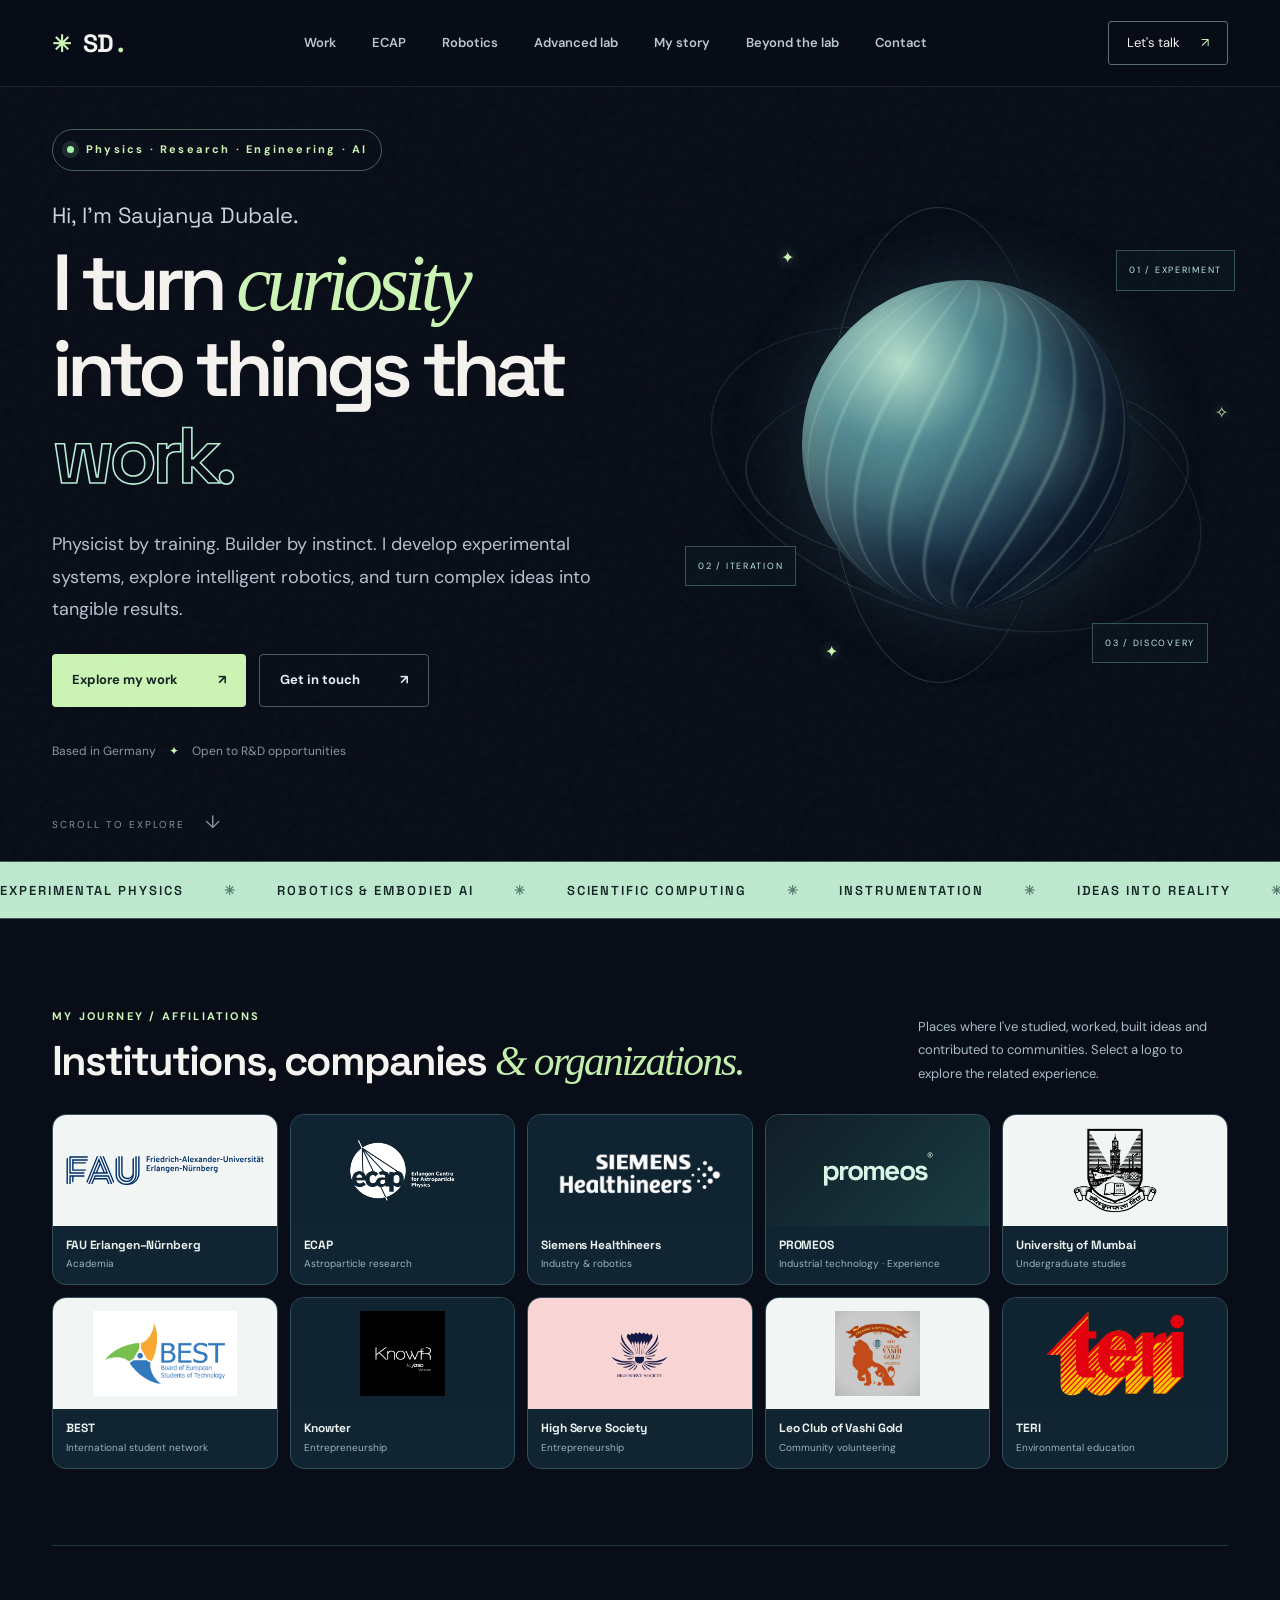
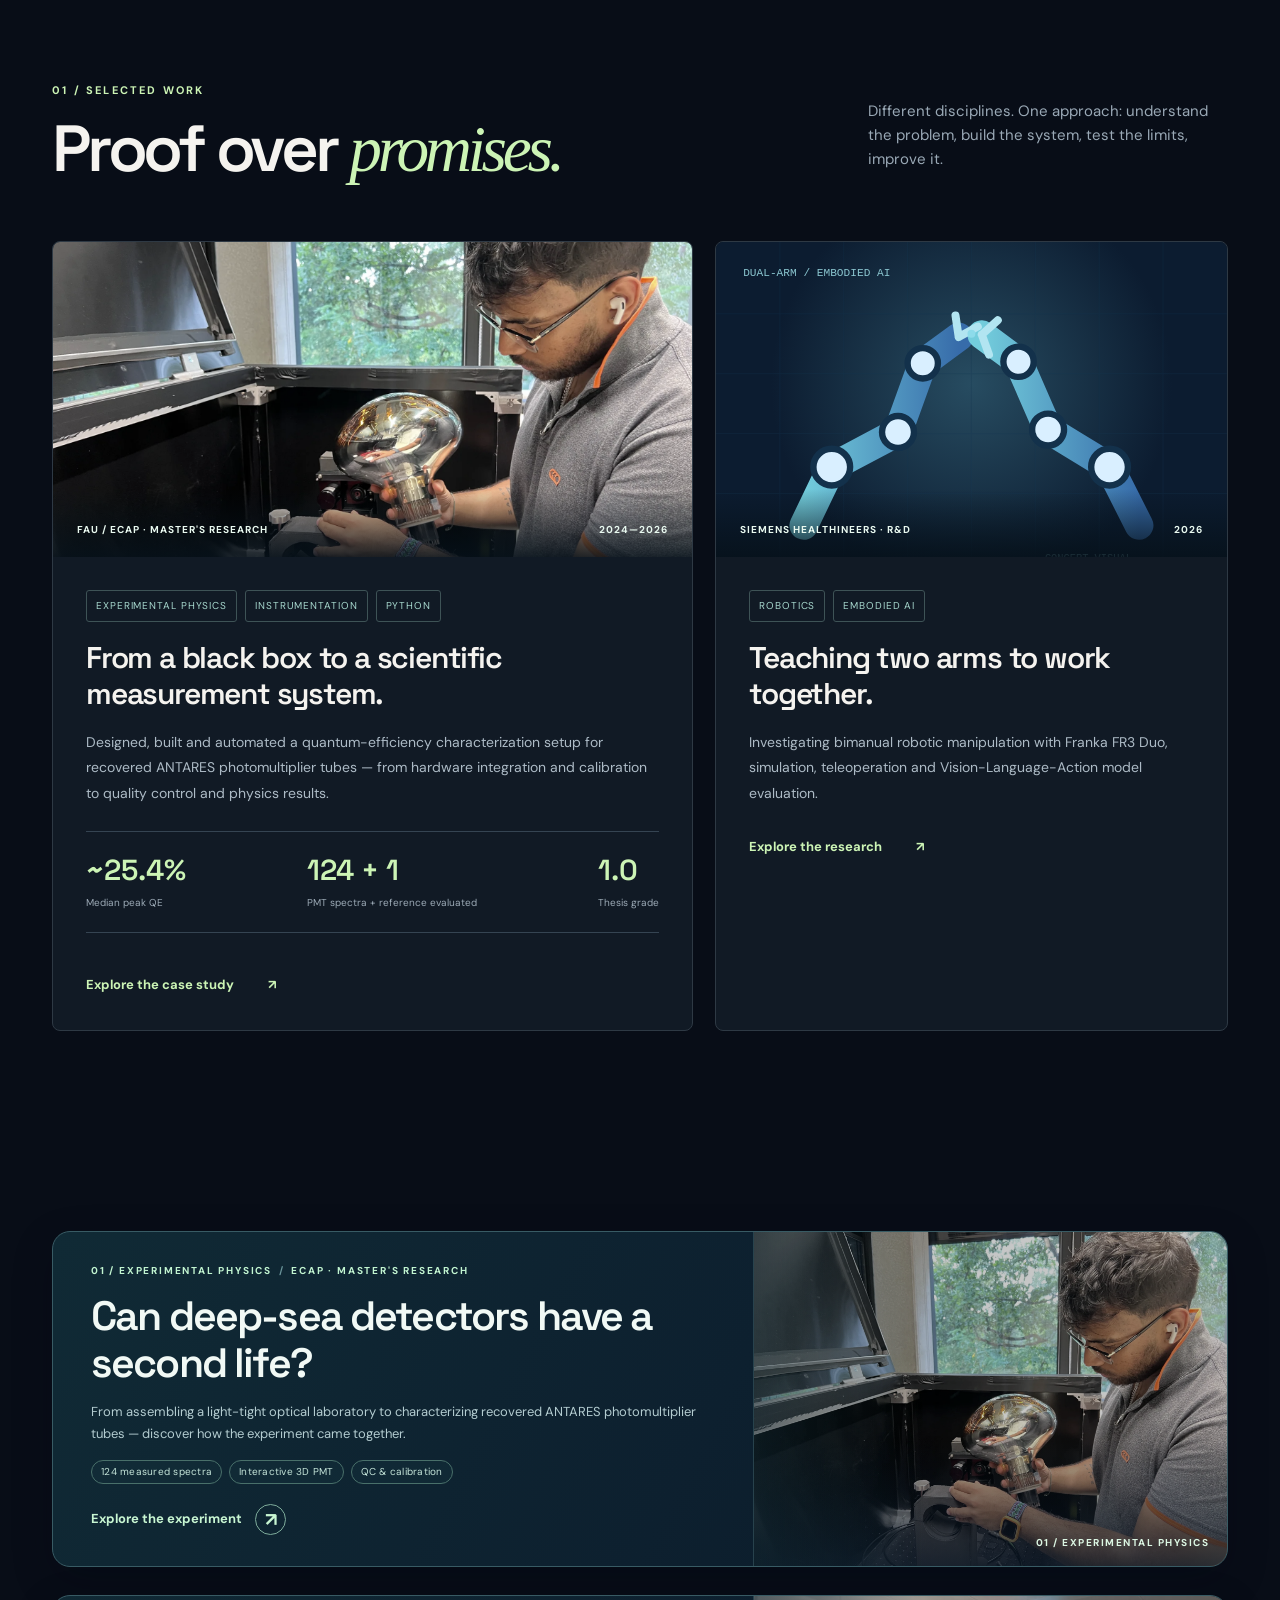
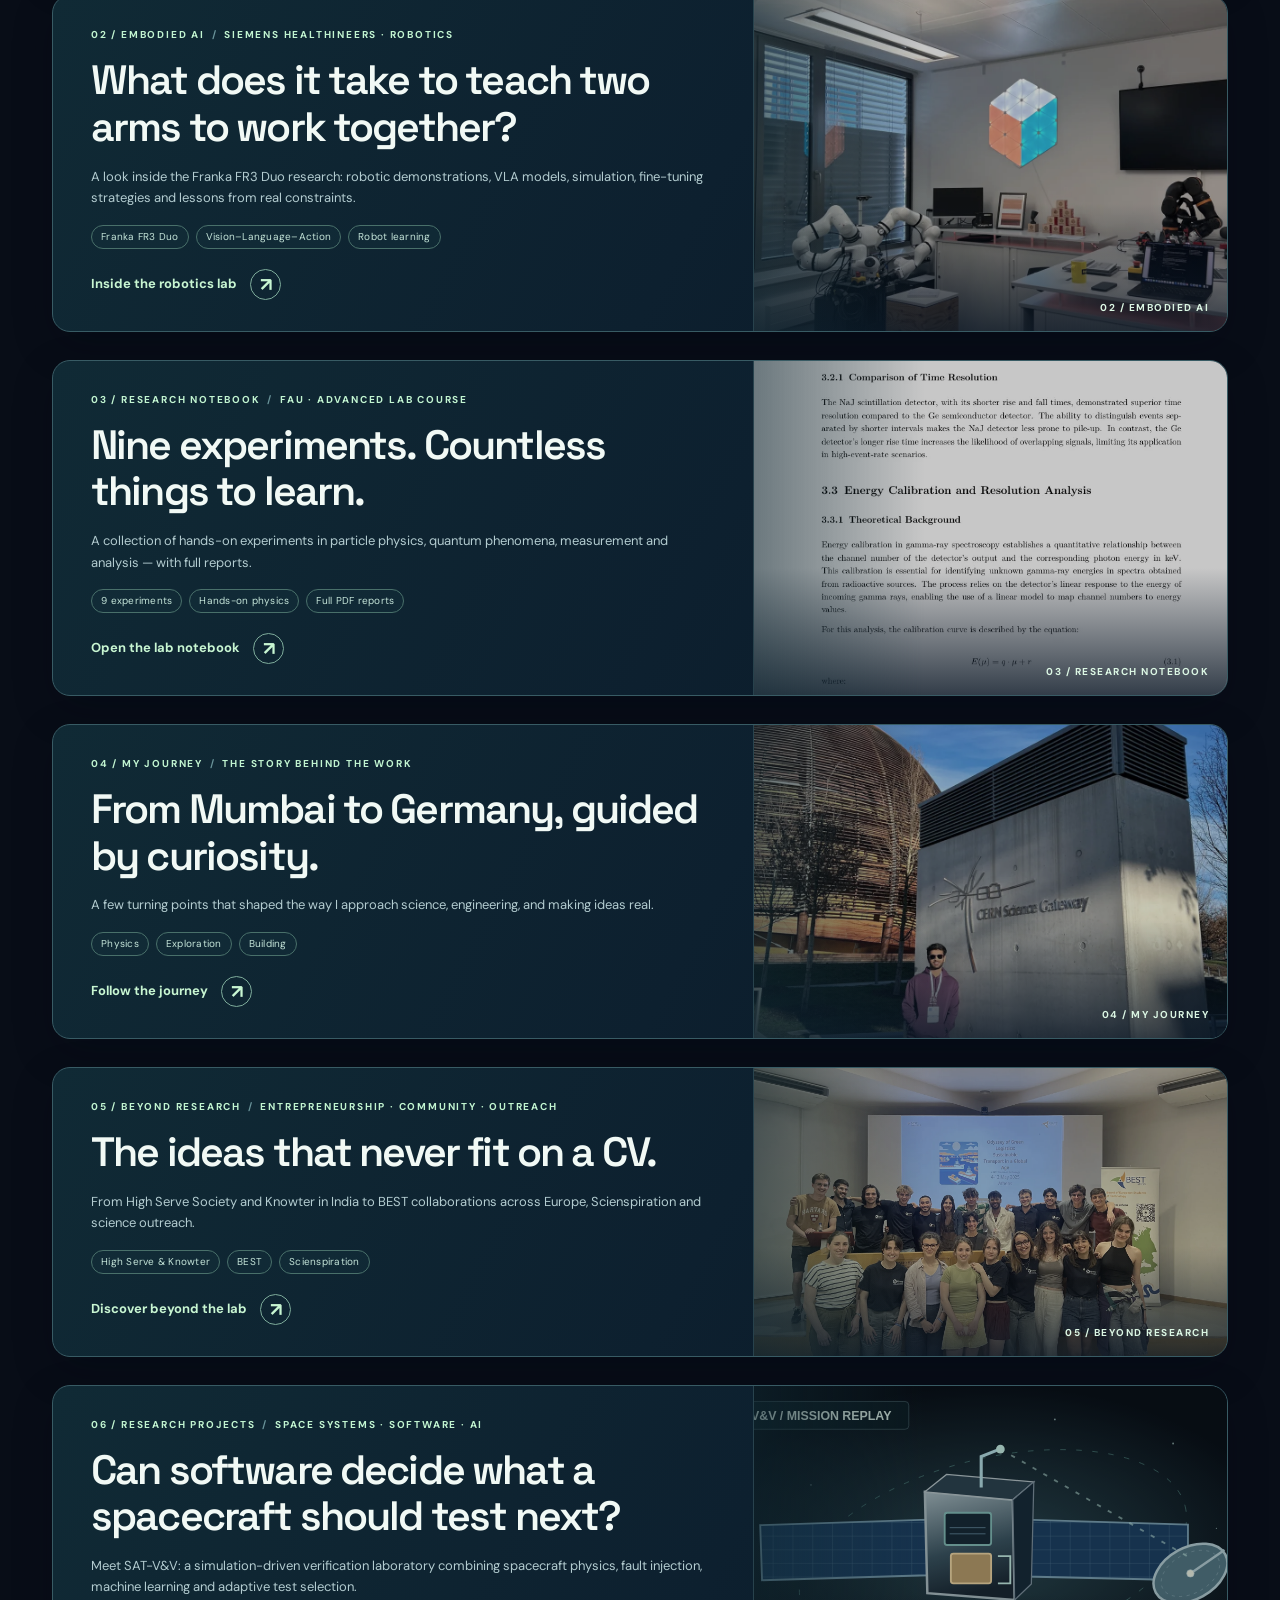
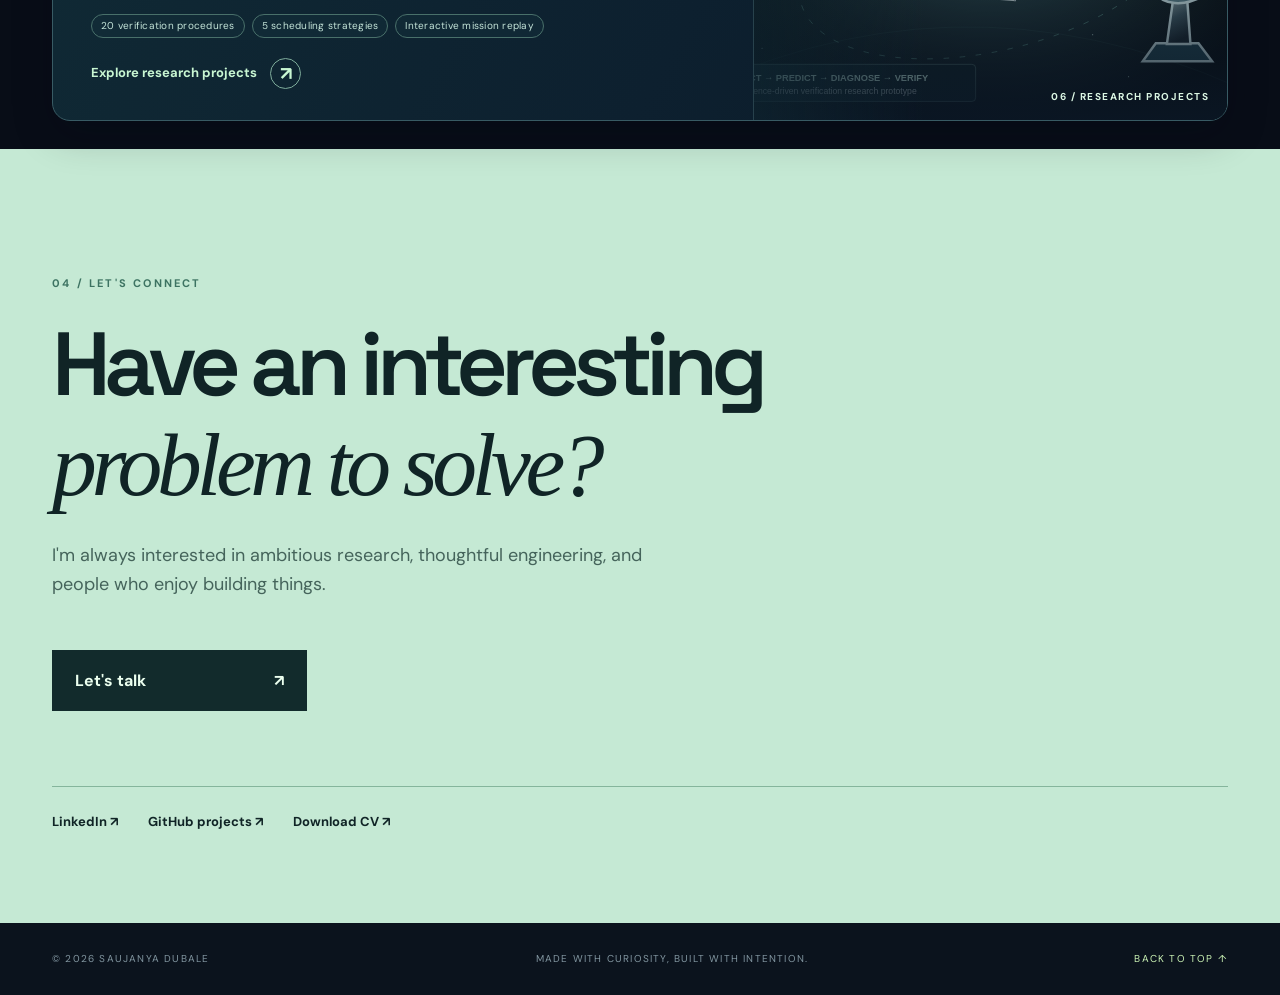
<file: index.html>
<!DOCTYPE html>
<html lang="en">
 <head>
  <meta property="og:image"
        content="https://saujanyadubale.github.io/assets/portfolio_thumbnail.png">
  <meta property="og:image:width" content="1200">
  <meta property="og:image:height" content="630">
  <meta property="og:image:alt"
        content="Saujanya Dubale — Physics, Research and Engineering">
  <meta name="twitter:card" content="summary_large_image">
  <meta charset="utf-8"/>
  <meta content="width=device-width,initial-scale=1" name="viewport"/>
  <meta content="#080d17" name="theme-color"/>
  <meta content="website" property="og:type"/>
  <meta content="Saujanya Dubale | Physicist &amp; Research Engineer" property="og:title"/>
  <meta content="Explore Saujanya Dubale's research portfolio in experimental physics, optical instrumentation, detector characterization, space technology, robotics, and embodied AI." property="og:description"/>
  <meta content="dark" name="color-scheme"/>
  <meta content="Saujanya Dubale &mdash; Physicist, research engineer and builder working across scientific instrumentation, robotics and AI." name="description"/>
  <title>
   Saujanya Dubale &mdash; Research, Engineering &amp; Exploration
  </title>
  <link href="https://fonts.googleapis.com" rel="preconnect"/>
  <link crossorigin="" href="https://fonts.gstatic.com" rel="preconnect"/>
  <link href="https://fonts.googleapis.com/css2?family=DM+Sans:wght@400;500;600;700&amp;family=Space+Grotesk:wght@400;500;600;700&amp;display=swap" rel="stylesheet"/>
  <link href="styles.css" rel="stylesheet"/>
  <link href="v6.css" rel="stylesheet"/>
  <link href="v7.css" rel="stylesheet"/>
  <link href="v10.css" rel="stylesheet"/>
  <link href="v11.css" rel="stylesheet"/>
  
<style>
/* Seam-free globe: the sphere does NOT rotate like a flat disk. */
.hero-visual .planet {
  animation: none !important;
  transform: none !important;
}

/* A transparent canvas contains the mathematical front hemisphere's texture.
   The original radial shading, circular silhouette and orbital rings stay fixed. */
.hero-visual canvas.planet-inner {
  display: block;
  position: absolute;
  inset: 0 !important;
  width: 100%;
  height: 100%;
  transform: none !important;
  background: none !important;
  animation: none !important;
  opacity: 1;
  border-radius: 50%;
  pointer-events: none;
}

/* Subtle star drift: adjust this one value to set travel distance.
   18px = very gentle, 26px = balanced, 40px = more noticeable. */
.hero-visual { --star-travel: 26px; }

.hero-visual .s1 { animation: star-one 11s ease-in-out infinite !important; }
.hero-visual .s2 { animation: star-two 13s ease-in-out infinite !important; }
.hero-visual .s3 { animation: star-three 12s ease-in-out infinite !important; }

@keyframes star-one {
  0%, 100% { transform: translate(0, 0) rotate(0deg) scale(1); opacity: .75; }
  25% { transform: translate(var(--star-travel), calc(var(--star-travel) * -0.45)) rotate(65deg) scale(1.15); opacity: 1; }
  50% { transform: translate(calc(var(--star-travel) * 1.15), calc(var(--star-travel) * 0.35)) rotate(145deg) scale(.95); opacity: .7; }
  75% { transform: translate(calc(var(--star-travel) * -0.25), calc(var(--star-travel) * 0.65)) rotate(250deg) scale(1.08); opacity: .95; }
}
@keyframes star-two {
  0%, 100% { transform: translate(0, 0) rotate(0deg) scale(1); opacity: .75; }
  25% { transform: translate(calc(var(--star-travel) * -0.85), calc(var(--star-travel) * -0.75)) rotate(-70deg) scale(1.13); opacity: 1; }
  50% { transform: translate(calc(var(--star-travel) * -1.2), calc(var(--star-travel) * 0.15)) rotate(-160deg) scale(.9); opacity: .65; }
  75% { transform: translate(calc(var(--star-travel) * -0.45), calc(var(--star-travel) * 0.8)) rotate(-260deg) scale(1.15); opacity: .95; }
}
@keyframes star-three {
  0%, 100% { transform: translate(0, 0) rotate(0deg) scale(1); opacity: .75; }
  25% { transform: translate(calc(var(--star-travel) * 0.9), calc(var(--star-travel) * -0.75)) rotate(75deg) scale(1.15); opacity: 1; }
  50% { transform: translate(calc(var(--star-travel) * 1.2), calc(var(--star-travel) * -0.2)) rotate(170deg) scale(.9); opacity: .7; }
  75% { transform: translate(calc(var(--star-travel) * -0.4), calc(var(--star-travel) * 0.45)) rotate(265deg) scale(1.1); opacity: .95; }
}
@media (prefers-reduced-motion: reduce) {
  .hero-visual .star { animation: none !important; }
}

/* My early ventures — a compact extension of the existing dark portfolio. */
.venture-journey {
  margin: 62px 0 78px;
  padding: clamp(24px, 3.7vw, 42px);
  border: 1px solid #33545b;
  border-radius: 18px;
  background: linear-gradient(140deg, #132b35 0%, #0d1e2a 60%, #0b1723 100%);
}
.venture-heading {
  display: flex;
  justify-content: space-between;
  align-items: end;
  gap: 28px;
}
.venture-heading h3 {
  font: 600 clamp(27px, 3.4vw, 41px)/1.15 var(--display);
  letter-spacing: -.045em;
  color: #f1f7f6;
  margin: 11px 0 0;
}
.venture-heading h3 em { color: var(--lime); font-style: italic; }
.venture-heading > p {
  margin: 0;
  max-width: 465px;
  color: #aec7cb;
  font-size: 13px;
  line-height: 1.8;
}
.venture-grid {
  display: grid;
  grid-template-columns: repeat(3, minmax(0, 1fr));
  gap: 13px;
  margin-top: 27px;
}
.venture-card {
  min-width: 0;
  display: flex;
  flex-direction: column;
  gap: 12px;
  border: 1px solid #35515a;
  border-top: 2px solid #8bcab4;
  border-radius: 10px;
  padding: 22px;
  background: #0c1926;
}
.venture-card:nth-child(2) { border-top-color: #7db8c9; }
.venture-card:nth-child(3) { border-top-color: #c4d9aa; }
.venture-card-label {
  color: #a9d3c3;
  font-size: 10px;
  font-weight: 700;
  letter-spacing: .12em;
  text-transform: uppercase;
}
.venture-card h4 {
  margin: 0;
  color: #f1f8f7;
  font: 600 clamp(19px, 1.8vw, 24px)/1.25 var(--display);
  letter-spacing: -.025em;
}
.venture-card p {
  margin: 0;
  color: #acc2ca;
  font-size: 13px;
  line-height: 1.75;
}
.venture-impact {
  margin-top: auto;
  padding-top: 14px;
  border-top: 1px solid #2e4852;
  color: #caeecf;
  font-size: 12px;
}
.venture-impact strong { color: #cef5ce; font-size: 21px; margin-right: 7px; }
@media (max-width: 930px) {
  .venture-heading { display: block; }
  .venture-heading > p { margin-top: 13px; max-width: 720px; }
  .venture-grid { grid-template-columns: 1fr; }
}
@media (prefers-reduced-motion: reduce) {
  .venture-card { transition: none; }
}

</style>

 <style>

/* Recruiter-first progressive disclosure: only the inviting previews show initially. */
.portfolio-disclosure{display:block;width:min(1220px,calc(100% - 104px));margin:28px auto;min-width:0;}
.portfolio-disclosure:first-of-type{margin-top:70px;}
.portfolio-disclosure .disclosure-summary{list-style:none;cursor:pointer;display:grid;grid-template-columns:minmax(0,1.3fr) minmax(260px,.88fr);min-height:272px;position:relative;overflow:hidden;align-items:stretch;background:linear-gradient(118deg,#102a35 0%,#0d202f 56%,#0a1826 100%);border:1px solid #385b64;border-radius:18px;color:#eaf7f2;box-shadow:0 14px 40px #0109133d;transition:border-color .22s, transform .22s,box-shadow .22s;}
.portfolio-disclosure .disclosure-summary::-webkit-details-marker{display:none;}
.portfolio-disclosure .disclosure-summary::marker{content:"";}
.portfolio-disclosure .disclosure-summary:hover{border-color:#8ad3b8;transform:translateY(-2px);box-shadow:0 18px 40px #01091377;}
.portfolio-disclosure .disclosure-summary:focus-visible{outline:3px solid #b7f5d0;outline-offset:5px;}
.disclosure-copy{display:flex;flex-direction:column;justify-content:center;gap:15px;padding:31px 38px;min-width:0;z-index:1;}
.disclosure-kicker{font:700 10px/1.5 var(--font);letter-spacing:.18em;text-transform:uppercase;color:#c2f5d1;}
.disclosure-kicker>span{color:#6a949a;padding:0 3px;}
.disclosure-headline{font:600 clamp(25px,3.35vw,41px)/1.14 var(--display);letter-spacing:-.045em;max-width:660px;color:#f1f9f5;}
.disclosure-description{display:block;max-width:640px;font-size:13px;line-height:1.65;color:#b3ccd0;}
.disclosure-chips{display:flex;flex-wrap:wrap;gap:7px;margin-top:1px;}
.disclosure-chip{color:#c5e5d9;border:1px solid #49706a;border-radius:99px;padding:3px 9px;font-size:10px;letter-spacing:.025em;background:#14313a77;}
.disclosure-action{display:flex;align-items:center;gap:13px;align-self:flex-start;color:#c8f6d2;font-size:13px;font-weight:700;padding-top:5px;}
.disclosure-action-arrow{display:grid;place-items:center;width:31px;height:31px;border:1px solid #7eac9b;border-radius:50%;font-size:19px;transition:transform .2s,background .2s;}
.disclosure-summary:hover .disclosure-action-arrow{transform:translate(3px,-3px);background:#c3f6d41b;}
.disclosure-action-close{display:none;}
.portfolio-disclosure[open] .disclosure-action-open{display:none;}
.portfolio-disclosure[open] .disclosure-action-close{display:inline;}
.portfolio-disclosure[open] .disclosure-action-arrow{transform:rotate(135deg);}
.disclosure-art{position:relative;display:block;min-height:245px;overflow:hidden;border-left:1px solid #42646a7f;}
.disclosure-art img{display:block;width:100%;height:100%;position:absolute;inset:0;object-fit:cover;object-position:center;filter:saturate(.72) brightness(.78);transition:transform .5s ease,filter .5s ease;}
.disclosure-summary:hover .disclosure-art img{transform:scale(1.045);filter:saturate(.9) brightness(.94);}
.disclosure-art::after{content:"";pointer-events:none;position:absolute;inset:0;background:linear-gradient(90deg,#102a3580 0%,transparent 36%),linear-gradient(0deg,#0b1827c9 0%,transparent 38%);}
.disclosure-art-index{position:absolute;right:18px;bottom:17px;font:700 10px var(--font);letter-spacing:.15em;color:#dcf7e4;z-index:2;}
.portfolio-disclosure[open] .disclosure-summary{border-bottom-left-radius:0;border-bottom-right-radius:0;}
.portfolio-disclosure .disclosure-content{border:1px solid #385b64;border-top:0;border-radius:0 0 18px 18px;overflow:clip;animation:disclosure-arrive .36s ease both;}
.portfolio-disclosure .disclosure-content>.section,.portfolio-disclosure .disclosure-content>.case-study{padding-top:72px;padding-bottom:85px;}
.portfolio-disclosure .disclosure-content>.robotics-section{padding-bottom:55px;}
.portfolio-disclosure .disclosure-content>.detail-section{padding-top:75px;}
.portfolio-disclosure .disclosure-content>.beyond-section{padding-top:65px;}
.portfolio-disclosure .disclosure-content>.section.wrap{width:calc(100% - 80px);}
.portfolio-disclosure .disclosure-content>.story-section .wrap,.portfolio-disclosure .disclosure-content>.dark-section .wrap{width:calc(100% - 80px);}
.portfolio-disclosure .disclosure-content>.dark-section{border:0;}
@keyframes disclosure-arrive{from{opacity:.78;transform:translateY(-6px)}to{opacity:1;transform:translateY(0)}}
#ecap,#robotics,#robotics-deep,#story,#more,#advanced-lab{scroll-margin-top:96px;}
.portfolio-disclosure{scroll-margin-top:104px;}
/* Prevent browser scroll anchoring to expanding or collapsing content. */
.portfolio-disclosure .disclosure-content{overflow-anchor:none;}
@media(max-width:1100px){.portfolio-disclosure{width:min(100% - 64px,1220px)}.disclosure-copy{padding:26px 29px;}}
@media(max-width:760px){.portfolio-disclosure{width:calc(100% - 38px);margin:19px auto;}.portfolio-disclosure .disclosure-summary{grid-template-columns:1fr;min-height:0;}.disclosure-art{grid-row:1;min-height:170px;max-height:195px;border-left:0;border-bottom:1px solid #42646a60;}.disclosure-copy{gap:12px;padding:21px 21px 23px;}.disclosure-headline{font-size:clamp(25px,6vw,34px)}.disclosure-chips{gap:5px}.disclosure-chip{font-size:9px}.portfolio-disclosure .disclosure-content>.section.wrap{width:calc(100% - 30px)}.portfolio-disclosure .disclosure-content>.story-section .wrap,.portfolio-disclosure .disclosure-content>.dark-section .wrap{width:calc(100% - 30px)}.portfolio-disclosure .disclosure-content>.section,.portfolio-disclosure .disclosure-content>.case-study{padding-top:50px;padding-bottom:55px;}}
@media(prefers-reduced-motion:reduce){.portfolio-disclosure .disclosure-summary,.disclosure-art img,.disclosure-action-arrow{transition:none!important}.portfolio-disclosure .disclosure-content{animation:none!important}}

</style>
<style>
/* SAT-V&V research project preview */
.satvv-feature-card{display:grid;grid-template-columns:minmax(0,1fr) minmax(0,1fr)}
@media(max-width:760px){.satvv-feature-card{grid-template-columns:1fr}.satvv-feature-card .project-image{min-height:210px!important}.satvv-feature-card .project-info{padding:22px}}

#satvv-preview,#research-projects{scroll-margin-top:104px}
</style>
</head>
 <body>
  <div class="grain">
  </div>
  <header class="header" id="top">
   <a class="brand" href="index.html" aria-label="Return to homepage">
    <span class="brand-orbit">
     ✳
    </span>
    SD
    <span class="brand-period">
     .
    </span>
   </a>
   <nav aria-label="Main navigation" class="nav" id="primary-navigation">
    <a href="#work">
     Work
    </a>
    <a href="#ecap">
     ECAP
    </a>
    <a href="#robotics">
     Robotics
    </a>
    <a href="#advanced-lab">
     Advanced lab
    </a>
    <a href="#story">
     My story
    </a>
    <a href="#more">
     Beyond the lab
    </a>
    <a href="#contact">
     Contact
    </a>
   </nav>
   <a class="nav-cta" href="mailto:saujanya.dubale@gmail.com">
    Let's talk
    <span>
     &nearrow;
    </span>
   </a>
   <button aria-controls="primary-navigation" aria-expanded="false" aria-label="Open navigation" class="menu-toggle">
    ☰
   </button>
  </header>
  <main>
   <section class="hero wrap" id="home">
    <div class="hero-copy">
     <div class="eyebrow">
      <span class="pulse">
      </span>
      Physics &middot; Research &middot; Engineering &middot; AI
     </div>
     <p class="hero-intro">
      Hi, I'm Saujanya Dubale.
     </p>
     <h1>
      I turn
      <em>
       curiosity
      </em>
      <br/>
      into things that
      <span class="outlined">
       work.
      </span>
     </h1>
     <p class="hero-description">
      Physicist by training. Builder by instinct. I develop experimental systems, explore intelligent robotics, and turn complex ideas into tangible results.
     </p>
     <div class="hero-actions">
      <a class="btn btn-primary" href="#work">
       Explore my work
       <span>
        &nearrow;
       </span>
      </a>
      <a class="btn btn-ghost" href="mailto:saujanya.dubale@gmail.com">
       Get in touch
       <span>
        &nearrow;
       </span>
      </a>
     </div>
     <div class="hero-micro">
      <span>
       Based in Germany
      </span>
      <span class="dot">
       ✦
      </span>
      <span>
       Open to R&amp;D opportunities
      </span>
     </div>
    </div>
    <div class="hero-visual">
     <div class="orb-halo">
     </div>
     <div class="orbital orbit-one">
     </div>
     <div class="orbital orbit-two">
     </div>
     <div class="orbital orbit-three">
     </div>
     <div class="planet">
      <canvas class="planet-inner" width="330" height="330" aria-hidden="true"></canvas>
     </div>
     <div class="visual-tag t-one">
      01 / EXPERIMENT
     </div>
     <div class="visual-tag t-two">
      02 / ITERATION
     </div>
     <div class="visual-tag t-three">
      03 / DISCOVERY
     </div>
     <span class="star s1">
      ✦
     </span>
     <span class="star s2">
      ✧
     </span>
     <span class="star s3">
      ✦
     </span>
    </div>
    <a class="scroll-indicator" href="#work">
     SCROLL TO EXPLORE
     <span>
      &darr;
     </span>
    </a>
   </section>
   <div class="ticker">
    <div class="ticker-track">
     EXPERIMENTAL PHYSICS
     <b>
      ✳
     </b>
     ROBOTICS &amp; EMBODIED AI
     <b>
      ✳
     </b>
     SCIENTIFIC COMPUTING
     <b>
      ✳
     </b>
     INSTRUMENTATION
     <b>
      ✳
     </b>
     IDEAS INTO REALITY
     <b>
      ✳
     </b>
     EXPERIMENTAL PHYSICS
     <b>
      ✳
     </b>
     ROBOTICS &amp; EMBODIED AI
     <b>
      ✳
     </b>
    </div>
   </div>
  <section class="affiliations wrap" id="affiliations" aria-labelledby="affiliations-heading">
   <div class="affiliations-heading"><div><p class="kicker">MY JOURNEY / AFFILIATIONS</p>
      <h2 id="affiliations-heading">Institutions, companies <em>&amp; organizations.</em></h2></div>
      <p>Places where I've studied, worked, built ideas and contributed to communities. Select a logo to explore the related experience.</p>
   </div>
   <div class="affiliation-grid"><a class="affiliation-card logo-light" href="#advanced-lab" aria-label="Explore FAU Erlangen–Nürnberg experience">
      <span class="affiliation-visual"><img src="assets/fau.svg" loading="lazy" alt="FAU Erlangen–Nürnberg logo"></span>
      <span class="affiliation-meta"><strong>FAU Erlangen–Nürnberg</strong><span>Academia</span></span>
    </a><a class="affiliation-card logo-dark" href="#ecap" aria-label="Explore ECAP experience">
      <span class="affiliation-visual"><img src="assets/ecap.png" loading="lazy" alt="ECAP logo"></span>
      <span class="affiliation-meta"><strong>ECAP</strong><span>Astroparticle research</span></span>
    </a><a class="affiliation-card logo-dark" href="#robotics" aria-label="Explore Siemens Healthineers experience">
      <span class="affiliation-visual"><img src="assets/siemens-healthineers.png" loading="lazy" alt="Siemens Healthineers logo"></span>
      <span class="affiliation-meta"><strong>Siemens Healthineers</strong><span>Industry & robotics</span></span>
    </a><a class="affiliation-card logo-dark" href="https://promeos.com/en/" rel="noopener noreferrer" target="_blank" aria-label="Visit PROMEOS, industrial thermal engineering">
      <span class="affiliation-visual promeos-visual"><span class="promeos-wordmark" aria-hidden="true">promeos<span class="promeos-r">®</span></span></span>
      <span class="affiliation-meta"><strong>PROMEOS</strong><span>Industrial technology · Experience</span></span>
    </a><a class="affiliation-card logo-light" href="#story" aria-label="Explore University of Mumbai experience">
      <span class="affiliation-visual"><img src="assets/mumbai-university.png" loading="lazy" alt="University of Mumbai logo"></span>
      <span class="affiliation-meta"><strong>University of Mumbai</strong><span>Undergraduate studies</span></span>
    </a><a class="affiliation-card logo-light" href="#more" aria-label="Explore BEST experience">
      <span class="affiliation-visual"><img src="assets/best.png" loading="lazy" alt="BEST logo"></span>
      <span class="affiliation-meta"><strong>BEST</strong><span>International student network</span></span>
    </a><a class="affiliation-card logo-dark" href="#more" aria-label="Explore Knowter experience">
      <span class="affiliation-visual"><img src="assets/knowter.jpg" loading="lazy" alt="Knowter logo"></span>
      <span class="affiliation-meta"><strong>Knowter</strong><span>Entrepreneurship</span></span>
    </a><a class="affiliation-card logo-pink" href="#more" aria-label="Explore High Serve Society experience">
      <span class="affiliation-visual"><img src="assets/high-serve.png" loading="lazy" alt="High Serve Society logo"></span>
      <span class="affiliation-meta"><strong>High Serve Society</strong><span>Entrepreneurship</span></span>
    </a><a class="affiliation-card logo-light" href="#more" aria-label="Explore Leo Club of Vashi Gold experience">
      <span class="affiliation-visual"><img src="assets/leo-club.png" loading="lazy" alt="Leo Club of Vashi Gold logo"></span>
      <span class="affiliation-meta"><strong>Leo Club of Vashi Gold</strong><span>Community volunteering</span></span>
    </a><a class="affiliation-card logo-dark" href="#more" aria-label="Explore TERI experience">
      <span class="affiliation-visual"><img src="assets/teri.png" loading="lazy" alt="TERI logo"></span>
      <span class="affiliation-meta"><strong>TERI</strong><span>Environmental education</span></span>
    </a></div>
  </section>
   <section class="section wrap" id="work">
    <div class="section-head">
     <div>
      <p class="kicker">
       01 / SELECTED WORK
      </p>
      <h2>
       Proof over
       <span class="serif">
        promises.
       </span>
      </h2>
     </div>
     <p class="section-aside">
      Different disciplines. One approach: understand the problem, build the system, test the limits, improve it.
     </p>
    </div>
    <div class="project-grid">
     <article class="project-card feature">
      <div class="project-image photo">
       <img alt="Saujanya Dubale adjusting a photomultiplier inside the ECAP quantum-efficiency setup" loading="lazy" src="assets/ecap-hardware-1.webp"/>
       <div class="image-overlay">
        <span>
         FAU / ECAP &middot; MASTER'S RESEARCH
        </span>
        <span>
         2024&mdash;2026
        </span>
       </div>
      </div>
      <div class="project-info">
       <div class="project-types">
        <span>
         EXPERIMENTAL PHYSICS
        </span>
        <span>
         INSTRUMENTATION
        </span>
        <span>
         PYTHON
        </span>
       </div>
       <h3>
        From a black box to a scientific measurement system.
       </h3>
       <p>
        Designed, built and automated a quantum-efficiency characterization setup for recovered ANTARES photomultiplier tubes &mdash; from hardware integration and calibration to quality control and physics results.
       </p>
       <div class="statline">
        <div>
         <strong>
          ~25.4%
         </strong>
         <small>
          Median peak QE
         </small>
        </div>
        <div>
         <strong>
          124 + 1
         </strong>
         <small>
          PMT spectra + reference evaluated
         </small>
        </div>
        <div>
         <strong>
          1.0
         </strong>
         <small>
          Thesis grade
         </small>
        </div>
       </div>
       <a class="text-link" href="#ecap">
        Explore the case study
        <span>
         &nearrow;
        </span>
       </a>
      </div>
     </article>
     <article class="project-card secondary">
      <div class="project-image robotics-art">
       <div class="robot-graphic">
        <svg aria-label="Abstract illustration of dual robotic manipulators" viewbox="0 0 640 420" xmlns="http://www.w3.org/2000/svg">
         <defs>
          <lineargradient id="arm" x1="0" x2="1">
           <stop stop-color="#73cddc">
           </stop>
           <stop offset="1" stop-color="#376caa">
           </stop>
          </lineargradient>
         </defs>
         <g opacity=".35" stroke="#163854" stroke-width="1">
          <path d="M0 90H640M0 165H640M0 240H640M0 315H640">
          </path>
          <path d="M80 0V420M160 0V420M240 0V420M320 0V420M400 0V420M480 0V420M560 0V420">
          </path>
         </g>
         <g fill="none" stroke="url(#arm)" stroke-linecap="round" stroke-linejoin="round">
          <path d="M110 355L145 282 228 238 259 152 304 119" stroke-width="36">
          </path>
          <path d="M530 355L493 282 416 235 379 150 333 116" stroke-width="36">
          </path>
         </g>
         <g fill="#d9efff" stroke="#13314b" stroke-width="8">
          <circle cx="145" cy="282" r="23">
          </circle>
          <circle cx="228" cy="238" r="20">
          </circle>
          <circle cx="259" cy="152" r="19">
          </circle>
          <circle cx="493" cy="282" r="23">
          </circle>
          <circle cx="416" cy="235" r="20">
          </circle>
          <circle cx="379" cy="150" r="19">
          </circle>
         </g>
         <g stroke="#b2e5f1" stroke-linecap="round" stroke-width="10">
          <path d="M304 119l24-13m-24 13l-4-27m33 24l20-18m-20 18l9 25">
          </path>
         </g>
         <g fill="#8ddbea">
          <circle cx="320" cy="115" r="5">
          </circle>
         </g>
         <text fill="#8ac5cf" font-family="monospace" font-size="14" x="34" y="43">
          DUAL-ARM / EMBODIED AI
         </text>
         <text fill="#8ac5cf" font-family="monospace" font-size="13" x="412" y="400">
          CONCEPT VISUAL
         </text>
        </svg>
       </div>
       <div class="image-overlay">
        <span>
         SIEMENS HEALTHINEERS &middot; R&amp;D
        </span>
        <span>
         2026
        </span>
       </div>
      </div>
      <div class="project-info">
       <div class="project-types">
        <span>
         ROBOTICS
        </span>
        <span>
         EMBODIED AI
        </span>
       </div>
       <h3>
        Teaching two arms to work together.
       </h3>
       <p>
        Investigating bimanual robotic manipulation with Franka FR3 Duo, simulation, teleoperation and Vision-Language-Action model evaluation.
       </p>
       <a class="text-link" href="#robotics">
        Explore the research
        <span>
         &nearrow;
        </span>
       </a>
      </div>
     </article>
    </div>
   </section>
     <details class="portfolio-disclosure" id="ecap-preview" name="portfolio-experiences">
   <summary class="disclosure-summary">
    <span class="disclosure-copy">
     <span class="disclosure-kicker">01 / EXPERIMENTAL PHYSICS <span aria-hidden="true">/</span> ECAP · MASTER&#x27;S RESEARCH</span>
     <strong class="disclosure-headline">Can deep-sea detectors have a second life?</strong>
     <span class="disclosure-description">From assembling a light-tight optical laboratory to characterizing recovered ANTARES photomultiplier tubes — discover how the experiment came together.</span>
     <span class="disclosure-chips"><span class="disclosure-chip">124 measured spectra</span><span class="disclosure-chip">Interactive 3D PMT</span><span class="disclosure-chip">QC &amp; calibration</span></span>
     <span class="disclosure-action"><span class="disclosure-action-open">Explore the experiment</span><span class="disclosure-action-close">Close this experience</span><span class="disclosure-action-arrow" aria-hidden="true">↗</span></span>
    </span>
    <span class="disclosure-art" aria-hidden="true"><img src="assets/ecap-hardware-1.webp" loading="lazy" alt="Photomultiplier characterization setup at ECAP"/><span class="disclosure-art-index">01 / EXPERIMENTAL PHYSICS</span></span>
   </summary>
   <div class="disclosure-content">
<section class="case-study section dark-section" id="ecap">
    <div class="wrap">
     <div class="case-top">
      <p class="kicker">
       FEATURED CASE STUDY / 01
      </p>
      <div class="case-number">
       ECAP / 2026
      </div>
     </div>
     <h2 class="case-heading">
      An experiment
      <br/>
      built
      <i>
       from the ground up.
      </i>
     </h2>
     <p class="case-lead">
      Could photomultipliers recovered from a deep-sea neutrino telescope work again in a future gamma-ray observatory? The answer started with building the apparatus to find out.
     </p>
     <div class="case-gallery">
      <figure class="gallery-main">
       <img alt="Completed light-tight experimental setup" loading="lazy" src="assets/setup-annotated.webp"/>
       <figcaption>
        THE REAL SETUP &middot; EXPERIMENTAL INSTRUMENTATION
       </figcaption>
      </figure>
      <figure>
       <img alt="Photomultiplier tube mounted on a motorized rotation stage" loading="lazy" src="assets/ecap-hardware-1.webp"/>
       <figcaption>
        PMT &amp; ROTATION STAGE
       </figcaption>
      </figure>
     </div>
     <div class="v3-feature">
      <div class="v3-head">
       <div>
        <p class="kicker">
         INTERACTIVE RESEARCH / ST5937
        </p>
        <h3>
         Explore the PMT in 3D.
        </h3>
        <p>
         Rotate a connected Hamamatsu R7081-20 model and explore measured, calibrated ST5937 QE at 370 nm. Toggle high-contrast and full-range color scales in the interactive viewer.
        </p>
       </div>
       <a class="text-link" href="explorer.html" rel="noopener" target="_blank">
        Open full-screen &nearrow;
       </a>
      </div>
      <iframe loading="lazy" src="explorer.html" title="Rotatable photomultiplier surface response explorer">
      </iframe>
      <p class="v3-caption">
       Calibrated QE (%) from the processed ST5937 angular scans at 370 nm. The map is interpolated between measured directions; the PMT profile is a research visualization.
      </p>
     </div>
     <div class="v3-photo-grid">
      <figure>
       <img alt="Saujanya positioning the photomultiplier during experimental setup" loading="lazy" src="assets/ecap-hardware-1.webp"/>
       <figcaption>
        PMT alignment &middot; working inside the experimental enclosure
       </figcaption>
      </figure>
      <figure>
       <img alt="Saujanya adjusting the mount inside the light-tight experimental setup" loading="lazy" src="assets/ecap-hardware-2.webp"/>
       <figcaption>
        Precision positioning and alignment
       </figcaption>
      </figure>
      <figure>
       <img alt="Saujanya holding his bound master's thesis outside ECAP" loading="lazy" src="assets/thesis-milestone.webp"/>
       <figcaption>
        Master's thesis &middot; FAU / ECAP
       </figcaption>
      </figure>
     </div>
     <section class="workflow-panel" id="ecap-workflow">
      <div class="v7-intro">
       <p class="kicker">
        FROM PHOTONS TO PHYSICS / REAL EXPERIMENT
       </p>
       <h3>
        Follow the measurement chain.
       </h3>
       <p>
        Explore how I connected optical hardware, calibrated detector readout, Python acquisition and quality control into a reproducible quantum-efficiency pipeline.
       </p>
      </div>
      <figure class="workflow-schematic">
       <img loading="lazy" src="assets/ecap-measurement-chain.svg" alt="Schematic: Xenon lamp → MSH-300 monochromator → PMT or calibrated silicon photodiode → Keithley 6487 → Python/PyVISA → calibrated QE and quality control"/>
       <figcaption>Measurement-chain schematic · select any stage below to explore the implementation.</figcaption>
      </figure>
      <div aria-label="Experimental measurement stages" class="workflow-track" role="group">
       <button class="workflow-node active" data-workstep="0">
        <span>
         01
        </span>
        <strong>
         Illuminate
        </strong>
        <small>
         Xe lamp
        </small>
       </button>
       <button class="workflow-node" data-workstep="1">
        <span>
         02
        </span>
        <strong>
         Select &lambda;
        </strong>
        <small>
         Monochromator
        </small>
       </button>
       <button class="workflow-node" data-workstep="2">
        <span>
         03
        </span>
        <strong>
         Measure
        </strong>
        <small>
         PMT + Si PD
        </small>
       </button>
       <button class="workflow-node" data-workstep="3">
        <span>
         04
        </span>
        <strong>
         Acquire
        </strong>
        <small>
         Keithley &middot; PyVISA
        </small>
       </button>
       <button class="workflow-node" data-workstep="4">
        <span>
         05
        </span>
        <strong>
         Calibrate
        </strong>
        <small>
         Dark correction
        </small>
       </button>
       <button class="workflow-node" data-workstep="5">
        <span>
         06
        </span>
        <strong>
         Compute QE
        </strong>
        <small>
         Reference PD
        </small>
       </button>
       <button class="workflow-node" data-workstep="6">
        <span>
         07
        </span>
        <strong>
         Assess
        </strong>
        <small>
         QC &middot; spectra
        </small>
       </button>
      </div>
      <div class="workflow-spotlight">
       <div>
        <div class="workflow-count" id="workflow-step-label">
         STEP 01 / 07
        </div>
        <h4 id="workflow-title">
         A controlled light source
        </h4>
        <p id="workflow-desc">
         A xenon lamp supplies the optical source. A monochromator subsequently selects wavelength for the PMT and reference photodiode scans.
        </p>
        <div class="workflow-actions">
         <a href="assets/ecap-measurement-chain.svg" target="_blank" rel="noopener noreferrer">Open measurement schematic &nearrow;</a>
         <a href="assets/setup-annotated.webp" target="_blank" rel="noopener noreferrer">View annotated apparatus &nearrow;</a>
        </div>
        <small class="source-note">Local schematic reconstructed from the experimental workflow; labeled apparatus photograph is bundled with this website. No external Drive access needed.</small>
       </div>
       <img alt="Original light-tight ECAP optical measurement apparatus" loading="lazy" src="assets/setup-overview.webp"/>
      </div>
     </section>
     <div class="case-steps">
      <div>
       <span>
        01 / BUILD
       </span>
       <h3>
        Make the hardware work.
       </h3>
       <p>
        Light-tight optical enclosure, xenon light source, monochromator, photodiode, picoammeter and motorized stage &mdash; integrated into one working measurement chain.
       </p>
      </div>
      <div>
       <span>
        02 / AUTOMATE
       </span>
       <h3>
        Make measurements repeatable.
       </h3>
       <p>
        Python instrument control, PyVISA, wavelength scans, calibration, dark-current handling, and systematic troubleshooting.
       </p>
      </div>
      <div>
       <span>
        03 / INTERPRET
       </span>
       <h3>
        Make the results meaningful.
       </h3>
       <p>
        Quantum-efficiency analysis, statistical QC, anomaly detection and angular response mapping to support responsible reuse decisions.
       </p>
      </div>
     </div>
     <div class="research-result">
      <div class="result-copy">
       <p class="kicker">
        THE FINDING
       </p>
       <h3>
        Most sensors still had a story to tell.
       </h3>
       <p>
        The clean population had a median peak quantum efficiency near 25.4%. The quality-control workflow classified 87 measured PMTs as suitable for first-stage optical interpretation &mdash; not a declaration of full deployment readiness.
       </p>
       <a class="text-link" href="https://ecap.nat.fau.de/wp-content/uploads/2026/09/Saujanya_MasterThesis-Final.pdf" rel="noopener noreferrer" target="_blank">
        Read the full thesis
        <span>
         &nearrow;
        </span>
       </a>
      </div>
     </div>

     <section class="qc-story" id="ecap-qc" aria-labelledby="qc-heading">
       <div class="qc-intro">
         <div><p class="kicker">RESEARCH DEEP DIVE / QUALITY CONTROL</p><h3 id="qc-heading">From 124 spectra to <i>interpretable evidence.</i></h3></div>
         <p>Measuring a detector is only half the task. I built a data-quality pipeline to identify unstable spectral shapes, track artifacts, and make reuse assessments reproducible rather than relying on peak QE alone.</p>
       </div>
       <div class="qc-pipeline" aria-label="Quality-control process">
         <article><span>01 / VERIFY</span><h4>Clean the measurements</h4><p>Dark-current correction, wavelength consistency, the 400 nm slit-transition boundary, and suspect spectral artifacts.</p></article>
         <article><span>02 / EXTRACT</span><h4>Characterize each spectrum</h4><p>Peak QE and wavelength, FWHM, band-integrated response, total variation, red-tail rise, shifts, and localized kinks.</p></article>
         <article><span>03 / DETECT</span><h4>Evaluate shape anomalies</h4><p>Rule-based flags combined with PCA reconstruction error and a weighted spectral-shape score to surface unusual curves.</p></article>
         <article><span>04 / CLASSIFY</span><h4>Support interpretation</h4><p>GOLD, SILVER, BRONZE and REVIEW tiers, followed by comparison against reference and reuse-relevant QE indicators.</p></article>
       </div>
       <div class="qc-notes"><div><strong>124 + reference</strong><span>full evaluation population</span></div><div><strong>87</strong><span>clean spectra used for selected population statistics</span></div><div><strong>4 tiers</strong><span>GOLD · SILVER · BRONZE · REVIEW, with a separate inspection group</span></div></div>
       <div class="qc-results-head"><p class="kicker">THE EVIDENCE / RECREATED &amp; SOURCE PLOTS</p><h4>What the quality-control analysis revealed.</h4><p>The tier chart is redrawn from the reported counts. The other figures are the original data-bearing plots, restyled for a dark presentation without modifying measurements or point locations. Open any figure for full-size inspection.</p></div>
       <div class="qc-gallery">
         <figure class="qc-figure qc-figure-wide"><a href="assets/qc-tier-recreated.svg" target="_blank" rel="noopener noreferrer"><img src="assets/qc-tier-recreated.svg" loading="lazy" alt="Recreated bar chart: 31 gold, 25 silver, 30 bronze, 28 review retained, 10 review inspect"></a><figcaption><strong>01 / Quality-control tiers</strong><span>Classification counts across all 124 evaluated PMTs</span></figcaption></figure>
         <figure class="qc-figure"><a href="assets/qc-quadrants-source.png" target="_blank" rel="noopener noreferrer"><img class="qc-dark-plot" src="assets/qc-quadrants-source.png" loading="lazy" alt="Measured broadband QE versus spectral-shape deviation, with four reuse interpretation regions"></a><figcaption><strong>02 / Reuse and degradation map</strong><span>Broadband QE versus deviation from spectral reference shape</span></figcaption></figure>
         <figure class="qc-figure"><a href="assets/qc-anomalies-source.png" target="_blank" rel="noopener noreferrer"><img class="qc-dark-plot" src="assets/qc-anomalies-source.png" loading="lazy" alt="Original scatter plot: spectral-shape anomaly versus degradation score, colored by QC tier"></a><figcaption><strong>03 / Spectral-shape anomaly detection</strong><span>QC tier separation in anomaly and degradation score space</span></figcaption></figure>
         <figure class="qc-figure qc-figure-wide"><a href="assets/qc-indicators-source.png" target="_blank" rel="noopener noreferrer"><img class="qc-dark-plot" src="assets/qc-indicators-source.png" loading="lazy" alt="Original distributions for peak QE, mean QE, and Cherenkov-weighted QE with clean medians and reference guides"></a><figcaption><strong>04 / Three reuse-relevant QE indicators</strong><span>Peak, 300–500 nm mean, and Cherenkov-weighted response against benchmarks</span></figcaption></figure>
       </div>
       <p class="qc-caveat">Interpretation note: the QC tiers and the 87-spectrum clean statistical subset represent different selection views; a GOLD/SILVER/BRONZE label is not an independent deployment certification. Click a dark-styled plot to view its unmodified original.</p>
     </section>
     <section aria-label="ECAP research animations" class="media-showcase">
      <div class="media-head">
       <p class="kicker">
        ECAP / THESIS RESULTS
       </p>
       <h3>
        Research in motion.
       </h3>
       <p>
        Use the arrows to explore the results. Every video comes from the original thesis presentation.
       </p>
      </div>
      <div class="media-carousel" data-carousel="">
       <button aria-label="Previous result" class="slide-arrow" data-prev="">
        &lsaquo;
       </button>
       <div class="slides">
        <article class="media-slide active">
         <div class="slide-copy">
          <span>
           01 / POPULATION
          </span>
          <h4>
           Peak quantum efficiency
          </h4>
          <p>
           How the peak quantum efficiencies vary across the characterized ANTARES PMT population.
          </p>
         </div>
         <video controls="" playsinline="" preload="metadata" src="assets/peak-qe-animation.mp4">
         </video>
        </article>
        <article class="media-slide">
         <div class="slide-copy">
          <span>
           02 / QUALITY CONTROL
          </span>
          <h4>
           Retained PMT population
          </h4>
          <p>
           Explore wavelength-dependent response patterns across the retained, quality-controlled PMTs.
          </p>
         </div>
         <video controls="" playsinline="" preload="none" src="assets/population-animation.mp4">
         </video>
        </article>
        <article class="media-slide">
         <div class="slide-copy">
          <span>
           03 / ANGULAR SCANS
          </span>
          <h4>
           Angular QE response &middot; ST5567
          </h4>
          <p>
           See how sensitivity changes with PMT orientation and illumination angle.
          </p>
         </div>
         <video controls="" playsinline="" preload="none" src="assets/angular-st5567.mp4">
         </video>
        </article>
        <article class="media-slide">
         <div class="slide-copy">
          <span>
           04 / SPATIAL RECONSTRUCTION
          </span>
          <h4>
           ST5937 QE surface mapping
          </h4>
          <p>
           Follow the measured angular scans as their calibrated response is reconstructed over the photocathode.
          </p>
         </div>
         <video controls="" playsinline="" preload="none" src="assets/st5937-animation.mp4">
         </video>
        </article>
       </div>
       <button aria-label="Next result" class="slide-arrow" data-next="">
        &rsaquo;
       </button>
      </div>
      <div aria-live="polite" class="slide-index">
       01 / 04
      </div>
     </section>
    </div>
   </section>
   </div>
  </details>

     <details class="portfolio-disclosure" id="robotics-preview" name="portfolio-experiences">
   <summary class="disclosure-summary">
    <span class="disclosure-copy">
     <span class="disclosure-kicker">02 / EMBODIED AI <span aria-hidden="true">/</span> SIEMENS HEALTHINEERS · ROBOTICS</span>
     <strong class="disclosure-headline">What does it take to teach two arms to work together?</strong>
     <span class="disclosure-description">A look inside the Franka FR3 Duo research: robotic demonstrations, VLA models, simulation, fine-tuning strategies and lessons from real constraints.</span>
     <span class="disclosure-chips"><span class="disclosure-chip">Franka FR3 Duo</span><span class="disclosure-chip">Vision–Language–Action</span><span class="disclosure-chip">Robot learning</span></span>
     <span class="disclosure-action"><span class="disclosure-action-open">Inside the robotics lab</span><span class="disclosure-action-close">Close this experience</span><span class="disclosure-action-arrow" aria-hidden="true">↗</span></span>
    </span>
    <span class="disclosure-art" aria-hidden="true"><img src="assets/robotics-lab.webp" loading="lazy" alt="Franka bimanual robot in research laboratory"/><span class="disclosure-art-index">02 / EMBODIED AI</span></span>
   </summary>
   <div class="disclosure-content">
<section class="section wrap robotics-section" id="robotics">
    <div class="two-column">
     <div>
      <p class="kicker">
       FEATURED CASE STUDY / 02
      </p>
      <h2>
       When intelligence meets
       <span class="serif">
        motion.
       </span>
      </h2>
      <p class="big-copy">
       At Siemens Healthineers, I explored how foundation models could move beyond prediction and into physical robotic manipulation.
      </p>
      <p class="muted-copy">
       My research involved bimanual Franka FR3 Duo workflows, NVIDIA Isaac Sim, GELLO teleoperation, simulation preparation, and evaluation of Vision-Language-Action systems under real engineering constraints.
      </p>
      <p class="muted-copy">
       The interesting work was in the gap between impressive demonstrations and dependable real-world performance: data, integration, model adaptation and honest feasibility assessment.
      </p>
      <div class="chips">
       <span>
        Franka FR3 Duo
       </span>
       <span>
        Isaac Sim
Isaac Sim
       </span>
       <span>
        GELLO
       </span>
       <span>
        VLA Models
       </span>
       <span>
        Python
       </span>
      </div>
      <div class="note">
       <span>
        &nearrow;
       </span>
       Simulation footage appears below for local review.
      </div>
     </div>
     <div class="v3-robot-photo">
      <img alt="Research laboratory with bimanual robot systems" loading="lazy" src="assets/robotics-lab.webp"/>
      <p>
       Robotics laboratory &middot; Franka manipulation research.
      </p>
     </div>
     <div class="robot-panel">
      <div class="panel-corner">
       RESEARCH LOG / 002
      </div>
      <div class="mechanism">
       <div class="mech-orb a">
       </div>
       <div class="mech-orb b">
       </div>
       <div class="mech-center">
        VLA
        <span>
         vision &middot; language &middot; action
        </span>
       </div>
      </div>
      <div class="panel-bottom">
       <span>
        PERCEPTION &rarr; REASONING &rarr; ACTION
       </span>
       <span>
        PHYSICAL AI
       </span>
      </div>
     </div>
    </div>
    <section class="sim-panel">
     <div class="media-head">
      <p class="kicker">
       EMBODIED AI / SIMULATION LIBRARY
      </p>
      <h3>
       Select a simulation.
      </h3>
      <p>
       Task footage with the available prompt or benchmark objective. The dual-arm clip is cropped to the simulation, without the dashboard.
      </p>
     </div>
     <label for="sim-choice">
      Explore a benchmark
     </label>
     <select id="sim-choice">
      <option value="duobench">
       FR3 Duo / bimanual transfer
      </option>
      <option value="additional">
       Single-arm / cube into bowl
      </option>
      <option value="libero">
       LIBERO / single-arm smoke test
      </option>
     </select>
     <div class="sim-stage">
      <video aria-label="Robotics simulation clip" controls="" id="selected-sim" playsinline="" preload="metadata" src="assets/robotics-duobench-clean.mp4">
      </video>
      <div class="sim-copy">
       <p class="sim-tag" id="sim-badge">
        DUOBENCH &middot; EXPERT DEMONSTRATION
       </p>
       <h4 id="sim-title">
        Bimanual cube transfer
       </h4>
       <p id="sim-description">
        A simulation expert replay validates the two-arm cube-handover benchmark and robot/controller interface. This is not learned-policy task completion.
       </p>
       <div class="sim-prompt">
        <span>
         Task instruction
        </span>
        <blockquote id="sim-prompt">
         &ldquo;Grasp the white cube with the right arm, hand it over to the left arm and place it in the white bowl with the left arm.&rdquo;
        </blockquote>
       </div>
       <p class="sim-disclaimer">
        Simulation-only research, with evaluation based on physical milestone detectors.
       </p>
      </div>
     </div>
    </section>
    <section class="research-methods">
     <p class="kicker">
      RESEARCH WORKFLOW / FR3 DUO
     </p>
     <h3>
      From demonstrations to physical evaluation.
     </h3>
     <div class="method-grid">
      <article>
       <div class="method-flow">
        <span>
         50 FR3 expert episodes
        </span>
        <b>
         &rarr;
        </b>
        <span>
         45 training / 5 held-out
        </span>
        <b>
         &rarr;
        </b>
        <span>
         Policy adaptation
        </span>
       </div>
       <h4>
        Robot-native demonstrations
       </h4>
       <p>
        Built 50 simulated expert episodes and kept five fixed trajectories for evaluation.
       </p>
      </article>
      <article>
       <div class="method-flow">
        <span>
         500 Panda episodes
        </span>
        <b>
         &rarr;
        </b>
        <span>
         Source policy weights
        </span>
        <b>
         &rarr;
        </b>
        <span>
         FR3 adaptation
        </span>
       </div>
       <h4>
        Cross-embodiment curriculum
       </h4>
       <p>
        Compared a Panda-native bimanual curriculum followed by transfer to FR3-native inputs and statistics.
       </p>
      </article>
      <article>
       <div class="model-pills">
        <span>
         GR00T N1.7
        </span>
        <span>
         OpenPI &pi;0.5
        </span>
        <span>
         SmolVLA
        </span>
       </div>
       <h4>
        Three VLA families
       </h4>
       <p>
        Trained and evaluated alternative action-prediction systems under reproducible simulation constraints.
       </p>
      </article>
     </div>
     <p class="research-honesty">
      Research outcome: training, save/reload and inference pipelines were validated, but no learned policy completed the full handover task under the specified physical-success detector. This distinction guided the next research recommendations.
     </p>
    </section>
   </section>
   <section class="section wrap detail-section" id="robotics-deep">
    <p class="kicker">
     RESEARCH DEEP DIVE / FR3 DUO &middot; SEPTEMBER 2026
    </p>
    <h2>
     Beyond the demo:
     <span class="serif">
      measured evidence.
     </span>
    </h2>
    <p class="big-copy">
     Three VLA families, native cross-embodiment transfer, systematic ablations, and physics-based evaluation in simulation. A research study about which parts of the stack transferred and which constraints remained.
    </p>
    <div class="research-metrics">
     <div class="research-metric">
      <strong>
       3
      </strong>
      <span>
       VLA families: GR00T, SmolVLA, OpenPI
      </span>
     </div>
     <div class="research-metric">
      <strong>
       50
      </strong>
      <span>
       FR3 expert demonstrations
      </span>
     </div>
     <div class="research-metric">
      <strong>
       500
      </strong>
      <span>
       Panda bimanual curriculum episodes
      </span>
     </div>
     <div class="research-metric">
      <strong>
       4
      </strong>
      <span>
       GR00T adaptation scopes studied
      </span>
     </div>
    </div>
    <div class="v7-context">
     <div>
      <p class="kicker">
       THE SCIENTIFIC QUESTION
      </p>
      <h3>
       Can broad robotic experience transfer to a new embodiment?
      </h3>
     </div>
     <p>
      FR3 Duo tasks used three camera streams and 14-dimensional bimanual commands. We trained on 45 FR3 simulated expert episodes and reserved five fixed held-out episodes, with an optional 500-episode Panda bimanual curriculum. GR00T N1.7, SmolVLA, and OpenPI &pi;0.5 were evaluated under comparable scientific gates, with architecture-native adaptation.
     </p>
    </div>
    <div class="v7-graphic-head">
     <p class="kicker">
      EXPERIMENT 01 / LAYERWISE ADAPTATION
     </p>
     <h3>
      How much of a policy should learn?
     </h3>
     <p>
      Source: FR3 Duo VLA Research Report, p. 10&ndash;11. These are the GR00T G1 measured configurations, not illustrative example numbers.
     </p>
    </div>
    <div class="v7-methods">
     <article>
      <span>
       01 / FULL
      </span>
      <h4>
       Maximum adaptation
      </h4>
      <p>
       Train the action/policy head while retaining the frozen large visual-language backbone in the GR00T G1 setup.
      </p>
     </article>
     <article>
      <span>
       02 / ACTION
      </span>
      <h4>
       Output-facing layers
      </h4>
      <p>
       Restrict updates to the action encoding, decoding and required projection components closest to robot commands.
      </p>
     </article>
     <article>
      <span>
       03 / TOP
      </span>
      <h4>
       Late policy blocks
      </h4>
      <p>
       Freeze earlier policy layers; adapt the final policy/action blocks and output layer.
      </p>
     </article>
     <article>
      <span>
       04 / LoRA
      </span>
      <h4>
       Parameter-efficient adapters
      </h4>
      <p>
       Keep base weights frozen, train small low-rank adapters, and reduce trainable parameter and memory demands.
      </p>
     </article>
    </div>
    <div class="v7-charts">
     <figure class="v7-chart">
      <figcaption>
       <strong>
        Peak training VRAM
       </strong>
       <span>
        Lower is less memory &middot; GB
       </span>
      </figcaption>
      <div class="bar-body">
       <div class="plot-row">
        <span class="plot-key">
         FULL
        </span>
        <div class="plot-bartrack">
         <div class="plot-bar" style="width:96.33%">
         </div>
        </div>
        <b>
         38.53 GB
        </b>
       </div>
       <div class="plot-row">
        <span class="plot-key">
         ACTION
        </span>
        <div class="plot-bartrack">
         <div class="plot-bar" style="width:42.65%">
         </div>
        </div>
        <b>
         17.06 GB
        </b>
       </div>
       <div class="plot-row">
        <span class="plot-key">
         TOP
        </span>
        <div class="plot-bartrack">
         <div class="plot-bar" style="width:38.17%">
         </div>
        </div>
        <b>
         15.27 GB
        </b>
       </div>
       <div class="plot-row">
        <span class="plot-key">
         LoRA
        </span>
        <div class="plot-bartrack">
         <div class="plot-bar" style="width:35.38%">
         </div>
        </div>
        <b>
         14.15 GB
        </b>
       </div>
      </div>
      <div class="chart-axis">
       <span>
        0
       </span>
       <span>
        10
       </span>
       <span>
        20
       </span>
       <span>
        30
       </span>
       <span>
        40 GB
       </span>
      </div>
      <p>
       LoRA reduced peak VRAM from 38.53 GB to 14.15 GB while adapting only 0.90M trainable parameters (vs. 1.621B for FULL).
      </p>
     </figure>
     <figure class="v7-chart">
      <figcaption>
       <strong>
        Held-out translation error
       </strong>
       <span>
        Lower is better &middot; metres
       </span>
      </figcaption>
      <div class="chart-legend">
       <span>
        <i class="legend-dot left">
        </i>
        Left arm
       </span>
       <span>
        <i class="legend-dot right">
        </i>
        Right arm
       </span>
      </div>
      <div class="bar-body">
       <div class="plot-pair">
        <span class="plot-key">
         FULL
        </span>
        <div class="plot-lines">
         <div class="plot-bartrack">
          <div class="plot-bar left" style="width:66.88%">
          </div>
         </div>
         <div class="plot-bartrack">
          <div class="plot-bar right" style="width:85.31%">
          </div>
         </div>
        </div>
        <b>
         0.214 / 0.273 m
        </b>
       </div>
       <div class="plot-pair">
        <span class="plot-key">
         ACTION
        </span>
        <div class="plot-lines">
         <div class="plot-bartrack">
          <div class="plot-bar left" style="width:71.88%">
          </div>
         </div>
         <div class="plot-bartrack">
          <div class="plot-bar right" style="width:90.62%">
          </div>
         </div>
        </div>
        <b>
         0.230 / 0.290 m
        </b>
       </div>
       <div class="plot-pair">
        <span class="plot-key">
         TOP
        </span>
        <div class="plot-lines">
         <div class="plot-bartrack">
          <div class="plot-bar left" style="width:69.38%">
          </div>
         </div>
         <div class="plot-bartrack">
          <div class="plot-bar right" style="width:88.44%">
          </div>
         </div>
        </div>
        <b>
         0.222 / 0.283 m
        </b>
       </div>
       <div class="plot-pair">
        <span class="plot-key">
         LoRA
        </span>
        <div class="plot-lines">
         <div class="plot-bartrack">
          <div class="plot-bar left" style="width:77.19%">
          </div>
         </div>
         <div class="plot-bartrack">
          <div class="plot-bar right" style="width:92.50%">
          </div>
         </div>
        </div>
        <b>
         0.247 / 0.296 m
        </b>
       </div>
      </div>
      <div class="chart-axis">
       <span>
        0
       </span>
       <span>
        0.08
       </span>
       <span>
        0.16
       </span>
       <span>
        0.24
       </span>
       <span>
        0.32 m
       </span>
      </div>
      <p>
       Parameter-efficient training reduced compute, but did not improve the measured held-out action errors on this benchmark.
      </p>
     </figure>
    </div>
    <div class="v7-plot-footnote">
     GR00T G1 trainable parameters: FULL 1.621B &middot; ACTION 277.34M &middot; TOP 141.63M &middot; LoRA 0.90M. Held-out translation error is measured separately from physical task completion.
    </div>
    <div class="v7-insights">
     <article>
      <div class="kicker">
       ACT / REPRESENTATION REPAIR
      </div>
      <h3>
       From 35.6 &rarr; 11.2 mm
      </h3>
      <p>
       Left-arm first-action translation error fell after repairing the rotation representation (right arm: 42.5 &rarr; 14.7 mm). Better action encoding mattered as much as model choice.
      </p>
     </article>
     <article>
      <div class="kicker">
       OPENPI &pi;0.5 / LIVE SAFETY GATES
      </div>
      <h3>
       A promising direction, with limits
      </h3>
      <p>
       Full P1 and TOP passed the initial live gate and executed a single action; later requested translations exceeded unchanged safety limits. P1 FULL was selected as the most promising next candidate for additional FR3-native data collection.
      </p>
     </article>
     <article>
      <div class="kicker">
       CROSS-EMBODIMENT CURRICULUM
      </div>
      <h3>
       500 Panda &rarr; native FR3
      </h3>
      <p>
       250 Transport and 250 ThreePieceAssembly episodes were trained in Panda&rsquo;s native representation before transferring weights and adapting with FR3-native processing and statistics.
      </p>
     </article>
    </div>

     <section class="policy-lab" aria-labelledby="policy-lab-heading">
       <div class="policy-lab-head"><p class="kicker">EXPERIMENT 02 / SUPPORTING CONTROL POLICIES</p><h3 id="policy-lab-heading">Beyond VLAs: testing <i>how actions are learned.</i></h3><p>To separate foundation-model limitations from representation and robot-control problems, I also tested non-language policies and corrective controllers against the same manipulation challenge.</p></div>
       <div class="policy-lab-grid">
         <article><span>01 · SUPERVISED IMITATION</span><h4>ACT</h4><p>Action Chunking with Transformers predicts coordinated future actions. Repairing the orientation representation substantially reduced first-step pose error, but offline improvements alone did not establish closed-loop skill.</p></article>
         <article><span>02 · GENERATIVE IMITATION</span><h4>Diffusion Policy</h4><p>A conditional diffusion model generated action sequences by denoising trajectories. Its predictions still exceeded physical tolerances in the benchmark, so raw execution was blocked.</p></article>
         <article><span>03 · ACTION CORRECTION</span><h4>Supervised residual + trust gates</h4><p>A learned correction refined the base policy proposal, while trust rules could reject, damp, or hold risky commands. Some offline pose metrics improved, but they did not restore missing task grounding.</p></article>
         <article><span>04 · REINFORCEMENT LEARNING</span><h4>Residual Soft Actor-Critic</h4><p>A 12-dimensional Cartesian correction was learned over a frozen base policy using physical-progress reward. The study ran for 14,433 training steps across 133 episodes; further work required stronger embodiment-specific data.</p></article>
       </div>
       <div class="policy-compare"><div><p class="kicker">CONTROL REPRESENTATION / QUANTITATIVE RESULT</p><h4>ACT first-action translation error</h4><p>Encoding repair reduced error on both arms. Lower is better; values are in millimetres. This result is an offline diagnostic, not task completion.</p></div><div class="act-chart" aria-label="ACT first action translation error before and after representation repair: left 35.6 to 11.2 millimetres, right 42.5 to 14.7 millimetres"><div class="act-legend"><span><i class="before"></i>Before</span><span><i class="after"></i>After</span></div><div class="act-row"><b>Left arm</b><div><div class="act-track"><span class="before" style="width:83.8%">35.6</span></div><div class="act-track"><span class="after" style="width:26.4%">11.2</span></div></div></div><div class="act-row"><b>Right arm</b><div><div class="act-track"><span class="before" style="width:100%">42.5</span></div><div class="act-track"><span class="after" style="width:34.6%">14.7</span></div></div></div><p>Values taken from the September 2026 FR3 research report, supporting-policy experiments.</p></div></div>
     </section>
    <div class="v7-conclusion">
     <p class="kicker">
      WHAT THE EXPERIMENT ESTABLISHED
     </p>
     <h3>
      Engineering pipelines must be evaluated against physical behavior.
     </h3>
     <p>
      Training, checkpoint reload, model inference and the simulator/controller path were validated. Closed-loop tests exposed model-grounding and recovery-data limitations. A successful expert replay established that the task itself was executable in the simulator; the next research priority is FR3 Duo teleoperation and corrective data rather than another unrestricted fine-tuning run.
     </p>
     <p class="v7-footnote">
      Simulation-only research. Results, numeric comparisons, and limitations follow the September 2026 research report; no physical FR3 Duo was commanded during these policy evaluations. Obtain employer permission before public publication of restricted research material.
     </p>
    </div>
   </section>
   </div>
  </details>

     <details class="portfolio-disclosure" id="advanced-lab-preview" name="portfolio-experiences">
   <summary class="disclosure-summary">
    <span class="disclosure-copy">
     <span class="disclosure-kicker">03 / RESEARCH NOTEBOOK <span aria-hidden="true">/</span> FAU · ADVANCED LAB COURSE</span>
     <strong class="disclosure-headline">Nine experiments. Countless things to learn.</strong>
     <span class="disclosure-description">A collection of hands-on experiments in particle physics, quantum phenomena, measurement and analysis — with full reports.</span>
     <span class="disclosure-chips"><span class="disclosure-chip">9 experiments</span><span class="disclosure-chip">Hands-on physics</span><span class="disclosure-chip">Full PDF reports</span></span>
     <span class="disclosure-action"><span class="disclosure-action-open">Open the lab notebook</span><span class="disclosure-action-close">Close this experience</span><span class="disclosure-action-arrow" aria-hidden="true">↗</span></span>
    </span>
    <span class="disclosure-art" aria-hidden="true"><img src="assets/alc-0.webp" loading="lazy" alt="Experimental physics laboratory course"/><span class="disclosure-art-index">03 / RESEARCH NOTEBOOK</span></span>
   </summary>
   <div class="disclosure-content">
<section class="section wrap detail-section" id="advanced-lab">
    <p class="kicker">
     SELECTED EXPERIMENTAL PHYSICS / FAU
    </p>
    <h2>
     Advanced Lab Course
     <span class="serif">
      research notebook.
     </span>
    </h2>
    <p class="muted-copy">
     A selection of experiments carried out with Kavan Purohit, combining physical instrumentation, experimental measurements, calibration, and analysis. These are academic laboratory projects, separate from my independent master&rsquo;s research.
    </p>
    <div class="alc-grid">
     <article class="alc-card alc-clean">
      <div class="alc-art">
       <span class="alc-number">
        EXPERIMENT 01
       </span>
       <div class="alc-symbol">
        ◉
       </div>
       <span>
        FAU &middot; ADVANCED EXPERIMENTAL PHYSICS
       </span>
      </div>
      <div class="alc-copy">
       <h3>
        Gamma spectroscopy
       </h3>
       <p>
        Detector response, energy calibration and gamma spectral analysis.
       </p>
       <a class="text-link" href="assets/lab-reports/experiment-01.pdf" rel="noopener" target="_blank">
        Open full report &nearrow;
       </a>
      </div>
     </article>
     <article class="alc-card alc-clean">
      <div class="alc-art">
       <span class="alc-number">
        EXPERIMENT 02
       </span>
       <div class="alc-symbol">
        &acd;
       </div>
       <span>
        FAU &middot; ADVANCED EXPERIMENTAL PHYSICS
       </span>
      </div>
      <div class="alc-copy">
       <h3>
        Josephson effect
       </h3>
       <p>
        Superconductivity, junction I&ndash;V behavior and microwave emission.
       </p>
       <a class="text-link" href="assets/lab-reports/experiment-02.pdf" rel="noopener" target="_blank">
        Open full report &nearrow;
       </a>
      </div>
     </article>
     <article class="alc-card alc-clean">
      <div class="alc-art">
       <span class="alc-number">
        EXPERIMENT 03
       </span>
       <div class="alc-symbol">
        ✳
       </div>
       <span>
        FAU &middot; ADVANCED EXPERIMENTAL PHYSICS
       </span>
      </div>
      <div class="alc-copy">
       <h3>
        Cosmic radiation
       </h3>
       <p>
        Muon detection and scintillation timing.
       </p>
       <a class="text-link" href="assets/lab-reports/experiment-03.pdf" rel="noopener" target="_blank">
        Open full report &nearrow;
       </a>
      </div>
     </article>
     <article class="alc-card alc-clean">
      <div class="alc-art">
       <span class="alc-number">
        EXPERIMENT 04
       </span>
       <div class="alc-symbol">
        &apid;
       </div>
       <span>
        FAU &middot; ADVANCED EXPERIMENTAL PHYSICS
       </span>
      </div>
      <div class="alc-copy">
       <h3>
        Quantized conductance
       </h3>
       <p>
        Atomic contact conductance and histogram analysis.
       </p>
       <a class="text-link" href="assets/lab-reports/experiment-04.pdf" rel="noopener" target="_blank">
        Open full report &nearrow;
       </a>
      </div>
     </article>
     <article class="alc-card alc-clean">
      <div class="alc-art">
       <span class="alc-number">
        EXPERIMENT 05
       </span>
       <div class="alc-symbol">
        ◎
       </div>
       <span>
        FAU &middot; ADVANCED EXPERIMENTAL PHYSICS
       </span>
      </div>
      <div class="alc-copy">
       <h3>
        Z boson analysis
       </h3>
       <p>
        OPAL event selection and resonance fitting.
       </p>
       <a class="text-link" href="assets/lab-reports/experiment-05.pdf" rel="noopener" target="_blank">
        Open full report &nearrow;
       </a>
      </div>
     </article>
     <article class="alc-card alc-clean">
      <div class="alc-art">
       <span class="alc-number">
        EXPERIMENT 06
       </span>
       <div class="alc-symbol">
        &oplus;
       </div>
       <span>
        FAU &middot; ADVANCED EXPERIMENTAL PHYSICS
       </span>
      </div>
      <div class="alc-copy">
       <h3>
        Hall effect
       </h3>
       <p>
        Semiconductor transport and Hall measurements.
       </p>
       <a class="text-link" href="assets/lab-reports/experiment-06.pdf" rel="noopener" target="_blank">
        Open full report &nearrow;
       </a>
      </div>
     </article>
     <article class="alc-card alc-clean">
      <div class="alc-art">
       <span class="alc-number">
        EXPERIMENT 07
       </span>
       <div class="alc-symbol">
        &rlarr;
       </div>
       <span>
        FAU &middot; ADVANCED EXPERIMENTAL PHYSICS
       </span>
      </div>
      <div class="alc-copy">
       <h3>
        Coincidence &amp; positron annihilation
       </h3>
       <p>
        Coincidence timing and electron&ndash;positron annihilation.
       </p>
       <a class="text-link" href="assets/lab-reports/experiment-07.pdf" rel="noopener" target="_blank">
        Open full report &nearrow;
       </a>
      </div>
     </article>
     <article class="alc-card alc-clean">
      <div class="alc-art">
       <span class="alc-number">
        EXPERIMENT 08
       </span>
       <div class="alc-symbol">
        ✦
       </div>
       <span>
        FAU &middot; ADVANCED EXPERIMENTAL PHYSICS
       </span>
      </div>
      <div class="alc-copy">
       <h3>
        Neutron activation analysis
       </h3>
       <p>
        Gamma-ray spectroscopy of activated samples.
       </p>
       <a class="text-link" href="assets/lab-reports/experiment-08.pdf" rel="noopener" target="_blank">
        Open full report &nearrow;
       </a>
      </div>
     </article>
     <article class="alc-card alc-clean">
      <div class="alc-art">
       <span class="alc-number">
        EXPERIMENT 09
       </span>
       <div class="alc-symbol">
        &lambda;
       </div>
       <span>
        FAU &middot; ADVANCED EXPERIMENTAL PHYSICS
       </span>
      </div>
      <div class="alc-copy">
       <h3>
        Compton effect
       </h3>
       <p>
        Scattering and photon&ndash;matter interactions.
       </p>
       <a class="text-link" href="assets/lab-reports/experiment-09.pdf" rel="noopener" target="_blank">
        Open full report &nearrow;
       </a>
      </div>
     </article>
    </div>
   </section>
   </div>
  </details>
  <details class="portfolio-disclosure" id="story-preview" name="portfolio-experiences">
   <summary class="disclosure-summary">
    <span class="disclosure-copy">
     <span class="disclosure-kicker">04 / MY JOURNEY <span aria-hidden="true">/</span> THE STORY BEHIND THE WORK</span>
     <strong class="disclosure-headline">From Mumbai to Germany, guided by curiosity.</strong>
     <span class="disclosure-description">A few turning points that shaped the way I approach science, engineering, and making ideas real.</span>
     <span class="disclosure-chips"><span class="disclosure-chip">Physics</span><span class="disclosure-chip">Exploration</span><span class="disclosure-chip">Building</span></span>
     <span class="disclosure-action"><span class="disclosure-action-open">Follow the journey</span><span class="disclosure-action-close">Close this experience</span><span class="disclosure-action-arrow" aria-hidden="true">↗</span></span>
    </span>
    <span class="disclosure-art" aria-hidden="true"><img src="assets/cern.webp" loading="lazy" alt="Visit to CERN science and research facilities"/><span class="disclosure-art-index">04 / MY JOURNEY</span></span>
   </summary>
   <div class="disclosure-content">
<section class="section story-section" id="story">
    <div class="wrap">
     <div class="section-head">
      <div>
       <p class="kicker">
        02 / THE JOURNEY
       </p>
       <h2>
        More than a
        <span class="serif">
         r&eacute;sum&eacute;.
        </span>
       </h2>
      </div>
      <p class="section-aside">
       A journey from science outreach and startups in Mumbai to experimental physics and robotics research in Germany.
      </p>
     </div>
     <div class="timeline">
      <div class="timeline-item">
       <div class="timeline-year">
        01
        <span>
         INDIA
        </span>
       </div>
       <div>
        <h3>
         Learning to create opportunities.
        </h3>
        <p>
         Founded initiatives around sports, accessible knowledge and science education. Learned to take an idea, gather people around it and turn it into something real.
        </p>
        <div class="timeline-metrics">
         <span>
          2,000+ athletes reached
         </span>
         <span>
          80+ early platform users
         </span>
         <span>
          1,000+ students reached
         </span>
        </div>
       </div>
      </div>
      <div class="timeline-item">
       <div class="timeline-year">
        02
        <span>
         GERMANY
        </span>
       </div>
       <div>
        <h3>
         Following curiosity into astrophysics.
        </h3>
        <p>
         Studied physics at FAU Erlangen&ndash;N&uuml;rnberg and developed a complete instrument-based master's research project at the Erlangen Centre for Astroparticle Physics.
        </p>
       </div>
      </div>
      <div class="timeline-item">
       <div class="timeline-year">
        03
        <span>
         ENGINEERING
        </span>
       </div>
       <div>
        <h3>
         Building at the edge of research.
        </h3>
        <p>
         Explored applied AI, robotics, scientific instrumentation, and the systems that connect research ideas to working prototypes.
        </p>
       </div>
      </div>
      <div class="timeline-item">
       <div class="timeline-year">
        04
        <span>
         WHAT'S NEXT
        </span>
       </div>
       <div>
        <h3>
         Keep building things that matter.
        </h3>
        <p>
         Seeking R&amp;D roles in Germany across scientific instruments, space technology, robotics and applied AI &mdash; with a long-term ambition to create research-enabling technologies.
        </p>
       </div>
      </div>
     </div>
    </div>
   </section>
   </div>
  </details>

     <details class="portfolio-disclosure" id="more-preview" name="portfolio-experiences">
   <summary class="disclosure-summary">
    <span class="disclosure-copy">
     <span class="disclosure-kicker">05 / BEYOND RESEARCH <span aria-hidden="true">/</span> ENTREPRENEURSHIP · COMMUNITY · OUTREACH</span>
     <strong class="disclosure-headline">The ideas that never fit on a CV.</strong>
     <span class="disclosure-description">From High Serve Society and Knowter in India to BEST collaborations across Europe, Scienspiration and science outreach.</span>
     <span class="disclosure-chips"><span class="disclosure-chip">High Serve &amp; Knowter</span><span class="disclosure-chip">BEST</span><span class="disclosure-chip">Scienspiration</span></span>
     <span class="disclosure-action"><span class="disclosure-action-open">Discover beyond the lab</span><span class="disclosure-action-close">Close this experience</span><span class="disclosure-action-arrow" aria-hidden="true">↗</span></span>
    </span>
    <span class="disclosure-art" aria-hidden="true"><img src="assets/best-athens.webp" loading="lazy" alt="International engineering group collaborating at BEST Athens"/><span class="disclosure-art-index">05 / BEYOND RESEARCH</span></span>
   </summary>
   <div class="disclosure-content">
<section class="section wrap beyond-section" id="more">
    <div class="section-head">
     <div>
      <p class="kicker">
       03 / BEYOND THE LAB
      </p>
      <h2>
       Curiosity doesn't
       <span class="serif">
        clock out.
       </span>
      </h2>
     </div>
    </div>
    <div class="beyond-grid">
     <div class="beyond-card bc1">
      <div class="beyond-icon">
       ✳
      </div>
      <span>
       ENTREPRENEURSHIP
      </span>
      <h3>
       High Serve &amp; Knowter
      </h3>
      <p>
       Early ventures in India spanning sports, knowledge barter and science outreach. Explore the story below.
      </p>
     </div>
     <div class="beyond-card bc2">
      <div class="beyond-icon">
       ✷
      </div>
      <span>
       INTERNATIONAL COMMUNITY
      </span>
      <h3>
       BEST
       <small class="acronym">
        Board of European Students of Technology
       </small>
      </h3>
      <p>
       Collaborating across Europe on training, grants, advocacy, knowledge sharing and student-led initiatives.
      </p>
     </div>
     <div class="beyond-card bc3">
      <div class="beyond-icon">
       ✦
      </div>
      <span>
       SCIENCE &amp; LEADERSHIP
      </span>
      <h3>
       Space Gene
      </h3>
      <p>
       Bringing people together around astronomy, physics, learning and discovery.
      </p>
     </div>
     <div class="beyond-card bc4">
      <div class="beyond-icon">
       ♡
      </div>
      <span>
       COMMUNITY
      </span>
      <h3>
       Science outreach &amp; volunteering
      </h3>
      <p>
       Making scientific ideas approachable and contributing to community-led initiatives.
      </p>
     </div>
    </div>
    <section class="venture-journey" id="entrepreneurial-journey" aria-labelledby="venture-heading">
     <div class="venture-heading">
      <div>
       <p class="kicker">ENTREPRENEURIAL JOURNEY / INDIA</p>
       <h3 id="venture-heading">Where I first learned to <em>build.</em></h3>
      </div>
      <p>Before moving to Germany, I explored ideas at the intersection of sport, knowledge-sharing and science outreach. Each taught me something about creating opportunities for others.</p>
     </div>
     <div class="venture-grid">
      <article class="venture-card">
       <span class="venture-card-label">01 / SPORTS &amp; COMMUNITY</span>
       <h4>High Serve Society</h4>
       <p>An early sports-management startup initiative with a mission to create better opportunities and experiences for dedicated, passionate players.</p>
       <div class="venture-impact"><strong>2,000+</strong> athletes reached</div>
      </article>
      <article class="venture-card">
       <span class="venture-card-label">02 / KNOWLEDGE BARTER</span>
       <h4>Knowter</h4>
       <p>A peer-to-peer knowledge-sharing platform built around a simple idea: teach what you know, learn what you want, and exchange knowledge rather than money.</p>
      </article>
      <article class="venture-card">
       <span class="venture-card-label">03 / SCIENCE OUTREACH · KNOWTER PROJECT</span>
       <h4>Scienspiration</h4>
       <p>Taking science beyond classrooms and textbooks through curiosity-led experiences for young people aged 7–20 in communities around Mumbai.</p>
       <div class="venture-impact"><strong>1,000+</strong> young people reached</div>
      </article>
     </div>
    </section>
    <div class="v3-community">
     <div class="v3-head">
      <div>
       <p class="kicker">
        INTERNATIONAL COLLABORATION
       </p>
       <h3>
        With the Board of European Students of Technology (BEST).
       </h3>
       <p>
        Board of European Students of Technology (BEST) workshops, student-led initiatives, international engineering collaborations and community activities.
       </p>
      </div>
     </div>
     <div class="v3-photo-grid">
      <figure>
       <img alt="International BEST group at the Athens sustainable transport course" loading="lazy" src="assets/best-athens.webp"/>
       <figcaption>
        BEST Athens &middot; Sustainable transport
       </figcaption>
      </figure>
      <figure>
       <img alt="BEST advocacy team working together" loading="lazy" src="assets/best-advocacy.webp"/>
       <figcaption>
        AHEAD in BEST &middot; Advocacy workshop
       </figcaption>
      </figure>
      <figure>
       <img alt="BEST Lisbon course closing event screen" loading="lazy" src="assets/best-lisbon.webp"/>
       <figcaption>
        BEST Lisbon &middot; Healthcare and AI
       </figcaption>
      </figure>
     </div>
    </div>
    <div class="v7-feelai">
     <div class="v7-feel-intro">
      <div>
       <p class="kicker">
        PROJECT SPOTLIGHT / HEALTHCARE ML
       </p>
       <h3>
        FeelAI
        <i>
         &mdash; exploring emotion through signals.
        </i>
       </h3>
       <p>
        Using smartwatch heart-rate (HR) and electrodermal response (EDR) data to explore emotion classification. Developed with an international BEST team in Lisbon, the poster reports 64.24% test accuracy. Exploratory research, not a clinical diagnostic product.
       </p>
       <div class="v7-tags">
        <span>
         Wearable data
        </span>
        <span>
         Machine learning
        </span>
        <span>
         HR + EDR
        </span>
       </div>
       <a class="text-link" href="assets/FeelAI_Research_Poster.pdf" rel="noopener noreferrer" target="_blank">
        Open original one-page poster (PDF) &nearrow;
       </a>
      </div>
      <div class="feelai-peek">
       <img alt="Reduced preview of the FeelAI scientific poster" loading="lazy" src="assets/feelai-poster.webp"/>
      </div>
     </div>
     <details class="poster-expand">
      <summary>
       Explore the full FeelAI poster
       <span>
        &darr;
       </span>
      </summary>
      <div class="poster-display">
       <p class="poster-strap">
        THE ORIGINAL RESEARCH POSTER / ONE PAGE
       </p>
       <img alt="Full-sized FeelAI research poster, showing methods, plots and model performance" loading="lazy" src="assets/feelai-poster-large.webp"/>
       <a class="text-link" href="assets/FeelAI_Research_Poster.pdf" rel="noopener noreferrer" target="_blank">
        Read or download the original PDF &nearrow;
       </a>
      </div>
     </details>
    </div>
    <div class="v3-community">
     <p class="kicker">
      INTERNATIONAL LEARNING / LJUBLJANA
     </p>
     <div class="v3-spotlight">
      <img alt="Saujanya presenting a project during a separate BEST course in Ljubljana" loading="lazy" src="assets/feelai-speaking.webp"/>
      <div>
       <h3>
        Imagining the next generation of manufacturing.
       </h3>
       <p>
        At a BEST course in Ljubljana, I presented and discussed futuristic manufacturing concepts, including emerging solar-cell technologies and their potential applications.
       </p>
      </div>
     </div>
    </div>
    <div class="v3-community">
     <p class="kicker">
      CURIOSITY IN MOTION
     </p>
     <div class="v3-spotlight">
      <img alt="Visit to CERN Science Gateway" loading="lazy" src="assets/cern.webp"/>
      <div>
       <h3>
        Exploring science beyond the classroom.
       </h3>
       <p>
        Visits and exposure to research environments including CERN, DESY, and the Dr. Karl Remeis Observatory broadened my perspective on astronomy, instrumentation, and scientific collaboration.
       </p>
      </div>
     </div>
    </div>
    <div class="v3-community">
     <p class="kicker">
      COMMUNITY ACTION / INDIA
     </p>
     <div class="v3-spotlight">
      <img alt="Leo Club of Vashi Gold emblem" class="leo-logo" loading="lazy" src="assets/leo-club-enhanced.webp"/>
      <div>
       <h3>
        Leo Club of Vashi Gold
       </h3>
       <p>
        Led initiatives connecting community service, environmental responsibility and local opportunity in Mumbai and Navi Mumbai.
       </p>
       <ul>
        <li>
         <strong>
          Leoland 2022 / Techgraphy:
         </strong>
         Head of Department; supported small business ventures and emerging artists (April 2022).
        </li>
        <li>
         <strong>
          Clothes donation:
         </strong>
         chaired a drive distributing over 500 clothing items (February 2022).
        </li>
        <li>
         <strong>
          Milk Bag Project:
         </strong>
         chaired collection of over 1,000 used milk bags to promote plastic-waste awareness and recycling (November 2021).
        </li>
        <li>
         <strong>
          Water conservation:
         </strong>
         led awareness outreach in local communities and housing societies (October 2021).
        </li>
       </ul>
      </div>
     </div>
    </div>
    <div class="v3-community">
     <p class="kicker">
      ENVIRONMENTAL AWARENESS / SCHOOL YEARS
     </p>
     <div class="v3-spotlight">
      <img alt="TERI logo" loading="lazy" src="assets/teri-logo.png"/>
      <div>
       <h3>
        Environmental conservation with TERI
       </h3>
       <p>
        Participated in environmental-conservation activities associated with TERI during my school years. This early experience helped develop an interest in sustainable practices and community engagement.
       </p>
      </div>
     </div>
    </div>
    <div class="experiments" id="lab">
     <div>
      <p class="kicker">
       COMING NEXT / PROJECT LAB
      </p>
      <h3>
       A space for new experiments.
      </h3>
      <p>
       Interactive simulations, scientific visualizations and small engineering explorations will join this portfolio over time.
      </p>
     </div>
     <div aria-hidden="true" class="experiment-symbol">
      ✺
     </div>
    </div>
   </section>
   </div>
  </details>

   
   <!-- SAT-V&V / RESEARCH PROJECTS CARD START -->

<details class="portfolio-disclosure" id="satvv-preview" name="portfolio-experiences">
  <summary class="disclosure-summary">
    <span class="disclosure-copy">
      <span class="disclosure-kicker">06 / RESEARCH PROJECTS <span aria-hidden="true">/</span> SPACE SYSTEMS · SOFTWARE · AI</span>
      <strong class="disclosure-headline">Can software decide what a spacecraft should test next?</strong>
      <span class="disclosure-description">Meet SAT-V&amp;V: a simulation-driven verification laboratory combining spacecraft physics, fault injection, machine learning and adaptive test selection.</span>
      <span class="disclosure-chips"><span class="disclosure-chip">20 verification procedures</span><span class="disclosure-chip">5 scheduling strategies</span><span class="disclosure-chip">Interactive mission replay</span></span>
      <span class="disclosure-action"><span class="disclosure-action-open">Explore research projects</span><span class="disclosure-action-close">Close research projects</span><span class="disclosure-action-arrow" aria-hidden="true">↗</span></span>
    </span>
    <span class="disclosure-art" aria-hidden="true"><img src="satvv/preview.svg" loading="lazy" alt="Illustration of SAT-V&amp;V conceptual spacecraft and ground station"/><span class="disclosure-art-index">06 / RESEARCH PROJECTS</span></span>
  </summary>
  <div class="disclosure-content">
    <section class="section wrap detail-section" id="research-projects">
      <p class="kicker">RESEARCH PROJECTS / 01 · SPACECRAFT SYSTEMS</p>
      <h2>SAT-V&amp;V <span class="serif">Spacecraft Verification &amp; Diagnostics.</span></h2>
      <p class="muted-copy">An open engineering research prototype exploring which verification procedure should run next when spacecraft telemetry and diagnostic evidence evolve. Try recorded experiments directly in the browser, including verified failures, early anomaly warnings and a corrected test-selection case.</p>
      <div class="project-grid" style="grid-template-columns:minmax(0,1fr);margin-top:28px">
        <article class="project-card satvv-feature-card">
          <div class="project-image" style="height:auto;min-height:270px"><img src="satvv/preview.svg" loading="lazy" alt="SAT-V&amp;V illustrated satellite and ground segment" style="height:100%;width:100%;object-fit:cover"/></div>
          <div class="project-info"><div class="project-types"><span>SPACECRAFT SIMULATION</span><span>AI / ML</span><span>VERIFICATION</span></div>
            <h3>Understand what fails. Decide what to test.</h3>
            <p>Replay real recorded synthetic results, inspect subsystem evidence, and explore the difference between early warnings and formally verified requirement failures.</p>
            <a class="text-link" href="satvv/">Launch the interactive research lab <span>↗</span></a>
            <p style="font-size:11px;color:#99b3b5;margin-top:20px">Software-only research demonstrator · GitHub Pages replays archived experiments; full Python engine supplied separately · Not flight-validated</p>
          </div>
        </article>
      </div>
    </section>
  </div>
</details>
<!-- SAT-V&V / RESEARCH PROJECTS CARD END -->

   <section class="contact-section" id="contact">
    <div class="wrap contact-inner">
     <p class="kicker">
      04 / LET'S CONNECT
     </p>
     <h2>
      Have an interesting
      <br/>
      <span>
       problem to solve?
      </span>
     </h2>
     <p>
      I'm always interested in ambitious research, thoughtful engineering, and people who enjoy building things.
     </p>
     <a class="contact-email" href="mailto:saujanya.dubale@gmail.com">
      Let's talk
      <span>
       &nearrow;
      </span>
     </a>
     <div class="socials">
      <a href="https://www.linkedin.com/in/saujanya-dubale" rel="noopener noreferrer" target="_blank">
       LinkedIn &nearrow;
      </a>
      <a href="https://github.com/search?q=Quantum-Efficiency-Characterization-of-ANTARES-PMTs&amp;type=repositories" rel="noopener noreferrer" target="_blank">
       GitHub projects &nearrow;
      </a>
      <a href="assets/Saujanya_CV.pdf" rel="noopener" target="_blank">
       Download CV &nearrow;
      </a>
     </div>
    </div>
   </section>
  </main>
  <footer>
   <div class="wrap footer-inner">
    <span>
     &copy;
     <span id="year">
      2026
     </span>
     SAUJANYA DUBALE
    </span>
    <span>
     MADE WITH CURIOSITY, BUILT WITH INTENTION.
    </span>
    <a href="#home">
     BACK TO TOP &uarr;
    </a>
   </div>
  </footer>
  <dialog aria-label="Enlarged research figure" id="figure-dialog">
   <form method="dialog">
    <button aria-label="Close image" class="dialog-close">
     ✕
    </button>
   </form>
   <img alt="" id="dialog-image"/>
   <p id="dialog-caption">
   </p>
  </dialog>
  
<script>
/* Deep links and top navigation automatically open the matching experience. */
(() => {
 const panels=[...document.querySelectorAll('details.portfolio-disclosure')];
 const reduceMotion=window.matchMedia('(prefers-reduced-motion: reduce)');
 // Re-align the clicked teaser after the browser finishes changing <details>.
 // This prevents collapse of another panel from moving the viewport to the footer.
 function alignPreview(panel, smooth=false) {
   requestAnimationFrame(() => requestAnimationFrame(() => {
     const headerHeight=document.querySelector('.header')?.offsetHeight || 0;
     const top=window.scrollY + panel.getBoundingClientRect().top - headerHeight - 16;
     window.scrollTo({top:Math.max(0,top),behavior:smooth && !reduceMotion.matches?'smooth':'auto'});
   }));
 }
 panels.forEach(panel => {
   panel.addEventListener('toggle', () => {
     if (panel.open) panels.forEach(other => { if (other!==panel) other.open=false; });
   });
   // A summary click also fires for Enter / Space keyboard activation.
   panel.querySelector(':scope > summary')?.addEventListener('click', () => alignPreview(panel));
 });
 function openMatching(id, doScroll=true) {
   const target=document.getElementById(id);
   if (!target) return false;
   const panel=target.closest('details.portfolio-disclosure');
   if (!panel) return false;
   panels.forEach(other => { if (other!==panel) other.open=false; });
   panel.open=true;
   if (doScroll) alignPreview(panel, true);
   return true;
 }
 document.addEventListener('click', e => {
   const link=e.target.closest?.('a[href^="#"]');
   if (!link) return;
   const href=link.getAttribute('href');
   if (!href || href==='#') return;
   let id;
   try { id=decodeURIComponent(href.slice(1)); } catch { return; }
   if (openMatching(id,true)) {
     e.preventDefault();
     if (location.hash!==href) history.pushState(null,'',href);
   }
 });
 function openHash() {
   if (location.hash.length<2) return;
   let id;
   try { id=decodeURIComponent(location.hash.slice(1)); } catch { return; }
   openMatching(id,true);
 }
 window.addEventListener('hashchange',openHash);
 if (document.readyState==='loading') document.addEventListener('DOMContentLoaded',openHash);
 else openHash();
})();
</script>

  <script src="script.js">
  </script>
  <script defer="True" src="v7.js">
  </script>
 <script>
/* Seamless vertical-axis rotation of the *surface* on a projected sphere.
   Unlike a scrolling CSS background, these periodic spherical coordinates
   have no bitmap/tile edge, so there is no vertical or diagonal seam. */
(() => {
  const canvas = document.querySelector('.hero-visual canvas.planet-inner');
  if (!canvas) return;
  const ctx = canvas.getContext('2d', {alpha: true});
  if (!ctx) return;
  const W = 330, H = 330, size = W * H;
  canvas.width = W;
  canvas.height = H;
  const frame = ctx.createImageData(W, H);
  const pixels = frame.data;
  const stripes = new Float32Array(size);
  const longitude = new Float32Array(size);
  const latitude = new Float32Array(size);
  const limb = new Float32Array(size);

  /* Front hemisphere: longitude, latitude and foreshortening per pixel. */
  for (let y = 0; y < H; y++) {
    for (let x = 0; x < W; x++) {
      const i = y * W + x;
      const nx = ((x + .5) - W / 2) / (W / 2);
      const ny = ((y + .5) - H / 2) / (H / 2);
      const r2 = nx * nx + ny * ny;
      if (r2 >= 1) continue;
      const z = Math.sqrt(1 - r2);
      const lon = Math.atan2(nx, z);
      const lat = Math.asin(ny);
      longitude[i] = lon;
      latitude[i] = lat;
      /* 20 is an integer, hence exact 2π periodicity when the sphere turns. */
      stripes[i] = 20 * lon + 9 * lat;
      limb[i] = Math.pow(z, .52);
    }
  }

  const reduceMotion = window.matchMedia('(prefers-reduced-motion: reduce)');
  let visible = true;
  let rafId = 0;
  let lastDraw = -1000;

  function paint(timestamp) {
    /* One real revolution about the vertical axis every 14 seconds. */
    const theta = reduceMotion.matches ? 0 : timestamp * (2 * Math.PI / 14000);
    const stripeOffset = 20 * theta;
    for (let i = 0; i < size; i++) {
      const j = i * 4;
      if (!limb[i]) { pixels[j + 3] = 0; continue; }
      const band = Math.pow(Math.max(0, Math.cos(stripes[i] + stripeOffset)), 14);
      const lon = longitude[i] + theta;
      const lat = latitude[i];
      /* Low-contrast terrain gives the rotation a readable axis. All terms
         are periodic in longitude: no discontinuity at ±π. */
      const terrain = Math.max(0, Math.sin(3 * lon + 2.2 * lat)
                          * Math.cos(2 * lon - 3.5 * lat));
      const alpha = (0.255 * band + 0.065 * terrain) * (.20 + .80 * limb[i]);
      pixels[j] = 200;
      pixels[j + 1] = 247;
      pixels[j + 2] = 224;
      pixels[j + 3] = Math.round(alpha * 255);
    }
    ctx.putImageData(frame, 0, 0);
  }

  function tick(timestamp) {
    if (timestamp - lastDraw >= 1000 / 30) {
      paint(timestamp);
      lastDraw = timestamp;
    }
    rafId = visible && !reduceMotion.matches ? requestAnimationFrame(tick) : 0;
  }
  function syncAnimation() {
    if (rafId) cancelAnimationFrame(rafId);
    rafId = 0;
    if (visible && !reduceMotion.matches) rafId = requestAnimationFrame(tick);
    else if (visible) paint(0);
  }
  new IntersectionObserver(entries => {
    visible = entries[0].isIntersecting;
    syncAnimation();
  }, {threshold: 0}).observe(canvas);
  reduceMotion.addEventListener('change', syncAnimation);
  paint(0);
})();
</script>
  </body>
</html>
</file>
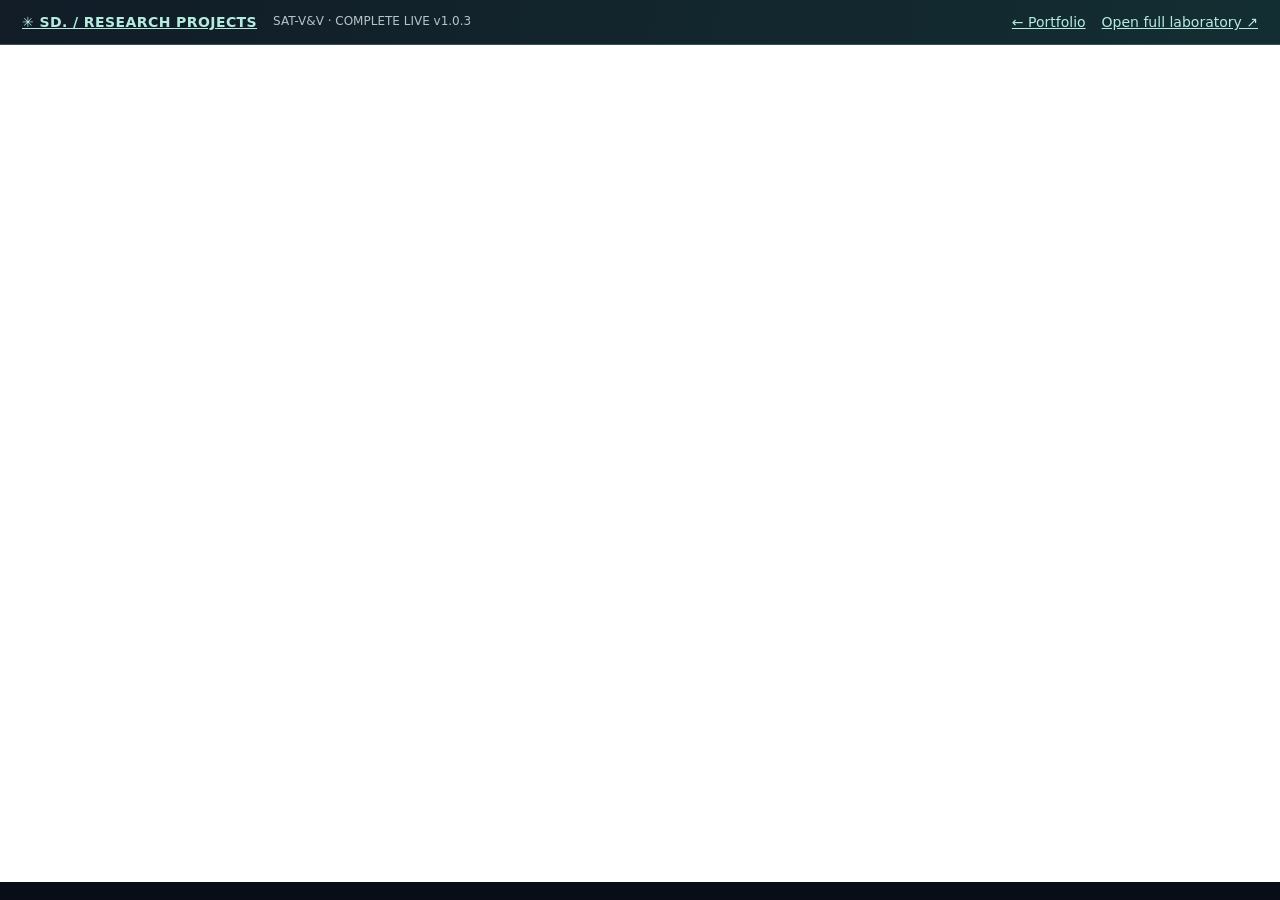
<file: satvv/index.html>
<!doctype html><html lang="en"><head><meta charset="utf-8"><meta name="viewport" content="width=device-width,initial-scale=1">
<meta name="theme-color" content="#080d17"><title>SAT-V&V v1.0.3 — Live Research Laboratory</title>
<style>
:root{color-scheme:dark}*{box-sizing:border-box}body{margin:0;background:#080d17;color:#f5f3ef;font:14px/1.45 system-ui,sans-serif}
header{display:flex;justify-content:space-between;align-items:center;gap:16px;padding:12px 22px;background:linear-gradient(100deg,#111c27,#132e32);border-bottom:1px solid #35515a}
.brand{font-weight:700;letter-spacing:.03em}a{color:#b5ecdf}a:focus-visible,button:focus-visible{outline:2px solid #ccf4b5;outline-offset:3px}
.bar{display:flex;gap:16px;align-items:center;flex-wrap:wrap}.meta{color:#b5c4c7;font-size:12px}#live{border:0;width:100%;height:calc(100vh - 63px);min-height:550px;display:block;background:#07121e}
#setup{max-width:720px;margin:12vh auto;padding:28px;border:1px solid #34505c;border-radius:12px;background:#10212f;display:none}
#setup h1{font-size:27px;margin:0 0 10px}code{color:#b5ecdf;background:#0a1924;padding:3px 6px;border-radius:4px}
@media(max-width:700px){header{padding:10px 12px}.meta{display:none}#live{height:calc(100vh - 68px)}}
</style><script src="./app-config.js"></script></head><body>
<header><div class="bar"><a class="brand" href="/">✳ SD. / RESEARCH PROJECTS</a><span class="meta">SAT-V&V · COMPLETE LIVE v1.0.3</span></div><div class="bar"><a href="/">← Portfolio</a><a id="full" href="#" target="_blank" rel="noopener noreferrer" hidden>Open full laboratory ↗</a></div></header>
<section id="setup"><h1>Live laboratory is being connected</h1><p>This project runs the original complete SAT-V&V Python engine and frontend, not a prerecorded showcase.</p><p>To finish setup, deploy the backend and set <code>window.SATVV_LIVE_URL</code> in <code>satvv/app-config.js</code> to its HTTPS address.</p></section>
<div id="startup" role="status" style="padding:12px 22px;color:#b5ecdf;background:#10212f;border-bottom:1px solid #35515a" hidden>Connecting to the free simulation server… If it has been idle, starting it may take about a minute.</div>
<iframe id="live" title="SAT-V&V interactive spacecraft verification laboratory" loading="eager" referrerpolicy="strict-origin-when-cross-origin" allow="fullscreen" hidden></iframe>
<script>
(function(){let raw=window.SATVV_LIVE_URL||'';let url;try{url=new URL(raw)}catch{}if(!url||url.protocol!=='https:'||!url.hostname){document.getElementById('setup').style.display='block';return;}
const href=url.origin+'/';document.getElementById('startup').hidden=false;document.getElementById('live').addEventListener('load',()=>document.getElementById('startup').hidden=true);document.getElementById('live').src=href;document.getElementById('live').hidden=false;const btn=document.getElementById('full');btn.href=href;btn.hidden=false;})();
</script></body></html>
</file>
<file: styles.css>
:root{--bg:#080d17;--bg2:#101a27;--ink:#f5f3ef;--muted:#9aa9bb;--teal:#b5ecdf;--lime:#ccf4b5;--line:#2d3846;--font:'DM Sans',Arial,sans-serif;--display:'Space Grotesk',Arial,sans-serif}*{box-sizing:border-box}html{scroll-behavior:smooth}body{margin:0;background:var(--bg);color:var(--ink);font-family:var(--font);font-size:16px;line-height:1.6}a{color:inherit;text-decoration:none}button{font:inherit}img{max-width:100%;display:block}.grain{position:fixed;pointer-events:none;inset:0;z-index:20;opacity:.13;background-image:url("data:image/svg+xml,%3Csvg viewBox='0 0 160 160' xmlns='http://www.w3.org/2000/svg'%3E%3Cfilter id='n'%3E%3CfeTurbulence type='fractalNoise' baseFrequency='.8' numOctaves='3' stitchTiles='stitch'/%3E%3C/filter%3E%3Crect width='100%25' height='100%25' filter='url(%23n)' opacity='.2'/%3E%3C/svg%3E")}.wrap{width:min(1220px,calc(100% - 104px));margin:auto}.header{height:87px;border-bottom:1px solid #ffffff17;display:flex;align-items:center;justify-content:space-between;padding:0 max(52px,calc((100vw - 1220px)/2));position:relative;z-index:10;background:#080d17d6;backdrop-filter:blur(18px)}.brand{font:700 25px var(--display);letter-spacing:-1px}.brand-orbit{color:var(--lime);font-size:23px;margin-right:8px}.brand-period{color:var(--lime)}.nav{display:flex;gap:36px;font-size:13px;font-weight:600;color:#bac6d0}.nav a:hover,.socials a:hover{color:var(--lime)}.nav-cta{border:1px solid #5b716f;padding:11px 18px;border-radius:3px;font-size:13px}.nav-cta span{margin-left:18px;color:var(--lime)}.menu-toggle{display:none}.hero{min-height:715px;display:grid;grid-template-columns:1.25fr 1fr;align-items:center;position:relative;padding-top:42px;padding-bottom:100px}.eyebrow,.kicker{color:var(--lime);font-size:11px;letter-spacing:.2em;font-weight:700}.eyebrow{display:inline-flex;align-items:center;gap:12px;border:1px solid #446156;padding:11px 14px;border-radius:30px}.pulse{width:7px;height:7px;border-radius:50%;background:#a8f4ae;box-shadow:0 0 0 5px #a8f4ae20}.hero-intro{font-family:var(--display);color:#ccd3d9;font-size:22px;margin:27px 0 7px}.hero h1{font:600 clamp(58px,6.2vw,91px)/1.09 var(--display);letter-spacing:-.075em;margin:0;white-space:nowrap}.hero h1 em,.serif,.case-heading i{font-family:Georgia,serif;font-style:italic;font-weight:400;letter-spacing:-.065em;color:var(--lime)}.outlined{-webkit-text-stroke:1.6px #b9edd6;color:transparent}.hero-description{max-width:550px;color:#b6c1cf;font-size:18px;line-height:1.8;margin:29px 0}.hero-actions{display:flex;gap:13px}.btn{display:inline-flex;align-items:center;gap:40px;padding:15px 20px;font-size:13px;font-weight:700;border-radius:4px;transition:transform .2s,background .2s}.btn:hover{transform:translateY(-3px)}.btn-primary{color:#132621;background:var(--lime)}.btn-ghost{border:1px solid #4d586a;color:#e4edf1}.hero-micro{margin-top:35px;color:#8998a5;font-size:12px;display:flex;gap:13px}.dot{color:var(--lime)}.hero-visual{height:530px;position:relative;display:flex;align-items:center;justify-content:center;perspective:800px}.orb-halo{position:absolute;width:450px;height:450px;background:radial-gradient(circle,#5d9c9e2e 0,transparent 70%);filter:blur(20px)}.orbital{position:absolute;width:430px;height:430px;border:1px solid #629a9b51;border-radius:50%;transform:rotateX(64deg) rotate(-22deg);animation:orbit 28s linear infinite}.orbit-two{transform:rotateY(63deg) rotate(-32deg);width:460px;height:460px;border-color:#98d4a52f;animation-duration:32s}.orbit-three{transform:rotateY(26deg) rotateX(54deg) rotate(44deg);width:490px;height:490px;border-color:#9fd6e92b;animation-duration:45s}.planet{width:330px;height:330px;border-radius:50%;position:relative;background:radial-gradient(circle at 30% 25%,#b5dfcc,#4b858e 25%,#203b50 57%,#0c172b 80%);box-shadow:inset -35px -30px 60px #06101ff2,inset 18px 14px 50px #d7f7df57,0 0 90px #54899e20;overflow:hidden;animation:levitate 6s ease-in-out infinite}.planet-inner{inset:-40%;position:absolute;background:repeating-linear-gradient(150deg,transparent 0 12px,#d3f6e117 13px 15px,transparent 16px 34px);transform:rotate(-18deg)}.visual-tag{position:absolute;z-index:2;font-size:9px;letter-spacing:.19em;color:#bdeadd;background:#0c1820a8;border:1px solid #325355;padding:12px;backdrop-filter:blur(8px)}.t-one{top:70px;right:-7px}.t-two{bottom:124px;left:-20px}.t-three{bottom:47px;right:20px}.star{position:absolute;color:var(--lime)}.s1{top:65px;left:76px}.s2{right:0;top:220px}.s3{bottom:46px;left:120px}.scroll-indicator{position:absolute;bottom:25px;left:0;font-size:10px;letter-spacing:.2em;color:#8292a2}.scroll-indicator span{padding-left:15px;font-size:18px}.ticker{border-block:1px solid #405455;overflow:hidden;background:#bde9cf;color:#152526;height:58px;display:flex;align-items:center}.ticker-track{white-space:nowrap;font:600 13px var(--display);letter-spacing:.15em;animation:ticker 30s linear infinite}.ticker b{margin:0 35px;color:#597d71}.section{padding-top:125px;padding-bottom:130px}.section-head{display:flex;align-items:end;justify-content:space-between;gap:40px;margin-bottom:55px}.section h2,.section-head h2{font:600 clamp(41px,5.1vw,68px)/1.1 var(--display);letter-spacing:-.065em;margin:14px 0 0}.section-aside{color:#9aa9b6;max-width:360px;font-size:15px}.project-grid{display:grid;grid-template-columns:1.25fr 1fr;gap:22px;align-items:stretch}.project-card{border:1px solid #2e3944;background:#111a25;border-radius:8px;overflow:hidden;transition:transform .25s,border-color .25s}.project-card:hover{transform:translateY(-5px);border-color:#669e9f}.project-image{height:315px;position:relative;overflow:hidden;background:#182636}.project-image img{width:100%;height:100%;object-fit:cover;transition:transform .5s}.project-card:hover img{transform:scale(1.05)}.project-image.photo img{filter:saturate(.76)}.image-overlay{position:absolute;bottom:0;left:0;right:0;padding:33px 24px 19px;display:flex;justify-content:space-between;gap:10px;font-size:10px;font-weight:700;letter-spacing:.1em;background:linear-gradient(transparent,#06111ae0);color:#eafaf1}.project-info{padding:33px}.project-types{display:flex;gap:8px;flex-wrap:wrap}.project-types span,.chips span{font-size:10px;letter-spacing:.09em;padding:7px 9px;border:1px solid #3e5356;border-radius:3px;color:#a7d8ce}.project-info h3{font:600 30px/1.2 var(--display);letter-spacing:-.04em;margin:18px 0}.project-info p{color:#adbbc6;font-size:14px;line-height:1.8}.statline{border-top:1px solid #354452;border-bottom:1px solid #354452;display:flex;justify-content:space-between;margin:25px 0;padding:19px 0;gap:10px}.statline strong{font:600 29px var(--display);color:var(--lime);display:block}.statline small{color:#9caab6;font-size:10px}.text-link{display:inline-flex;gap:34px;align-items:center;color:var(--lime);font-size:13px;font-weight:700;margin-top:17px}.text-link:hover span{transform:translate(3px,-3px)}.text-link span{transition:transform .2s}.robotics-art{background:radial-gradient(circle at 50% 45%,#274c61,#0c1c30 65%)}.robot-graphic svg{width:100%;height:100%}.dark-section{background:#e8ede9;color:#15232d}.dark-section .kicker{color:#467769}.case-top{display:flex;justify-content:space-between}.case-number{font-size:11px;letter-spacing:.17em;color:#667d7a}.case-heading{font:600 clamp(46px,6.8vw,92px)/1.05 var(--display);letter-spacing:-.08em;margin:24px 0}.case-heading i{color:#487e6f}.case-lead{color:#526268;font-size:20px;line-height:1.8;max-width:750px;margin:30px 0 60px}.case-gallery{display:grid;grid-template-columns:1.5fr 1fr;gap:18px}.case-gallery figure{margin:0;background:#d3dddb;border-radius:5px;overflow:hidden}.case-gallery img{width:100%;height:350px;object-fit:cover}.case-gallery figcaption{font-size:10px;letter-spacing:.13em;padding:12px 16px;color:#3a5754;font-weight:700}.case-steps{display:grid;grid-template-columns:repeat(3,1fr);gap:35px;margin:72px 0;border-top:1px solid #b8cac3;padding-top:25px}.case-steps span{color:#478371;font-size:11px;letter-spacing:.15em;font-weight:700}.case-steps h3{font:600 24px var(--display);letter-spacing:-.04em}.case-steps p{color:#566769;font-size:14px;line-height:1.9}.research-result{display:grid;grid-template-columns:1fr 1fr;gap:60px;align-items:center;padding:35px;border-radius:6px;background:#d9e4df}.result-copy h3{font:600 40px/1.2 var(--display);letter-spacing:-.05em;margin:15px 0}.result-copy p:not(.kicker){color:#506365;line-height:1.9}.result-copy .text-link{color:#215c4a}.result-figure{background:white;padding:20px;border-radius:4px}.result-figure img{width:100%;height:235px;object-fit:contain}.result-figure small{display:block;color:#667b7e;text-align:center;font-size:10px;margin-top:10px}.two-column{display:grid;grid-template-columns:1fr 1fr;gap:90px;align-items:center}.big-copy{font-size:21px;line-height:1.7;color:#d2e0e1}.muted-copy{color:#98a9b5;line-height:1.85}.chips{display:flex;flex-wrap:wrap;gap:9px;margin-top:28px}.note{margin-top:28px;padding:16px;border-left:2px solid #82b6a1;color:#92a6ae;background:#101d28;font-size:12px}.note span{color:var(--lime);margin-right:10px}.robot-panel{height:485px;background:radial-gradient(circle at center,#224054,#111c2a 60%);border:1px solid #405467;border-radius:6px;display:flex;justify-content:space-between;flex-direction:column;padding:25px;position:relative;overflow:hidden}.robot-panel:before{content:'';position:absolute;inset:0;background:linear-gradient(90deg,#d6f4e008 1px,transparent 1px),linear-gradient(#d6f4e008 1px,transparent 1px);background-size:32px 32px}.panel-corner,.panel-bottom{z-index:2;font-size:10px;letter-spacing:.15em;color:#a7dbd4}.panel-bottom{display:flex;justify-content:space-between}.mechanism{position:absolute;inset:0;display:grid;place-items:center}.mech-orb{position:absolute;width:270px;height:270px;border:1px dashed #8ddbc18c;border-radius:50%;transform:rotateX(65deg) rotate(40deg);animation:orbit 20s linear infinite}.mech-orb.b{width:360px;height:360px;border-color:#6597c17a;transform:rotateY(66deg);animation-duration:33s}.mech-center{width:165px;height:165px;background:radial-gradient(circle,#2d6372,#0e2436);border:1px solid #84b7c2;border-radius:50%;display:flex;flex-direction:column;align-items:center;justify-content:center;color:#e6fcf5;font:600 46px var(--display);letter-spacing:-.07em;box-shadow:0 0 100px #81dcba16}.mech-center span{font:10px var(--font);letter-spacing:.05em;color:#b9e5dc}.story-section{background:#0e1723}.timeline{border-top:1px solid #34424d}.timeline-item{display:grid;grid-template-columns:260px 1fr;gap:50px;padding:38px 0;border-bottom:1px solid #34424d}.timeline-year{font:600 46px var(--display);letter-spacing:-.07em;color:#9bd5c4}.timeline-year span{display:block;font:700 11px var(--font);letter-spacing:.18em;color:#6a8192}.timeline-item h3{font:600 27px var(--display);letter-spacing:-.04em;margin:0}.timeline-item p{max-width:680px;color:#9babb9;line-height:1.9}.timeline-metrics{display:flex;flex-wrap:wrap;gap:12px}.timeline-metrics span{font-size:11px;border:1px solid #3d5653;padding:8px 11px;color:#a3d8ca}.beyond-grid{display:grid;grid-template-columns:repeat(4,1fr);gap:16px}.beyond-card{background:#141e2a;border:1px solid #30404d;min-height:310px;padding:26px;border-radius:5px}.beyond-icon{font-size:46px;color:var(--lime);height:90px}.beyond-card>span{font-size:10px;letter-spacing:.15em;color:#a7d7cb}.beyond-card h3{font:600 22px/1.2 var(--display);letter-spacing:-.03em}.beyond-card p{font-size:13px;line-height:1.8;color:#9babb8}.experiments{margin-top:22px;padding:35px 42px;display:flex;justify-content:space-between;align-items:center;background:#1c3434;border:1px solid #4d7771;border-radius:6px}.experiments h3{font:600 27px var(--display);margin:12px 0}.experiments p:not(.kicker){color:#c1d5ce;max-width:700px;font-size:14px}.experiment-symbol{font-size:100px;color:#badbd0;line-height:1}.contact-section{background:#c5e9d4;color:#102426;padding:115px 0 90px}.contact-section .kicker{color:#3d7362}.contact-inner h2{font:600 clamp(55px,7vw,96px)/1.07 var(--display);letter-spacing:-.075em;margin:25px 0}.contact-inner h2 span{font:italic 400 1em Georgia,serif;letter-spacing:-.06em}.contact-inner>p:not(.kicker){max-width:630px;color:#45645b;font-size:18px}.contact-email{display:inline-flex;align-items:center;justify-content:space-between;min-width:255px;background:#122b2c;color:#ebffef;padding:18px 23px;margin-top:33px;font-weight:700}.socials{border-top:1px solid #85b59c;display:flex;gap:30px;margin-top:75px;padding-top:25px;font-weight:700;font-size:13px}.socials a:hover{color:#438270}footer{background:#0b131d;color:#8296a0;padding:28px 0}.footer-inner{display:flex;justify-content:space-between;gap:20px;font-size:10px;letter-spacing:.12em}footer a{color:var(--lime)}@keyframes ticker{to{transform:translateX(-50%)}}@keyframes levitate{50%{transform:translateY(-12px)}}@keyframes orbit{50%{filter:brightness(1.4)}}@media(max-width:1100px){.wrap{width:min(100% - 64px,1220px)}.hero h1{font-size:65px}.hero-visual{transform:scale(.82)}.project-grid{grid-template-columns:1fr 1fr}.beyond-grid{grid-template-columns:repeat(2,1fr)}}@media(max-width:760px){.wrap{width:calc(100% - 38px)}.header{height:72px;padding:0 20px}.nav{display:none;position:absolute;top:72px;left:0;right:0;background:#0c1521;padding:25px;flex-direction:column;gap:20px;border-bottom:1px solid #40505b}.nav.open{display:flex}.nav-cta{margin-left:auto;margin-right:15px;padding:9px 12px}.nav-cta span{margin-left:8px}.menu-toggle{display:block;background:none;border:0;color:white;font-size:25px}.hero{grid-template-columns:1fr;padding-top:65px;padding-bottom:70px;min-height:auto}.hero h1{font-size:clamp(47px,10vw,73px)}.hero-intro{font-size:17px}.hero-description{font-size:16px}.hero-visual{height:350px;transform:scale(.71);margin:-25px 0}.t-one{right:0}.scroll-indicator{bottom:30px}.section{padding:80px 0}.section-head{display:block;margin-bottom:35px}.section h2,.section-head h2{font-size:48px}.section-aside{margin-top:25px}.project-grid,.case-gallery,.research-result,.two-column{grid-template-columns:1fr}.project-image{height:250px}.project-info{padding:23px}.project-info h3{font-size:27px}.case-heading{font-size:52px}.case-lead{font-size:17px}.case-gallery img{height:250px}.case-steps{grid-template-columns:1fr;gap:12px;margin:35px 0}.research-result{gap:20px;padding:24px}.two-column{gap:38px}.robot-panel{height:390px}.timeline-item{grid-template-columns:85px 1fr;gap:20px}.timeline-year{font-size:29px}.timeline-item h3{font-size:21px}.beyond-grid{grid-template-columns:1fr 1fr}.beyond-card{min-height:280px;padding:18px}.beyond-card h3{font-size:19px}.experiments{padding:20px}.experiment-symbol{font-size:50px}.contact-section{padding:80px 0}.contact-inner h2{font-size:52px}.socials{flex-wrap:wrap}.footer-inner{flex-wrap:wrap}}@media(max-width:480px){.hero-actions{flex-wrap:wrap}.btn{width:100%;justify-content:space-between}.hero-visual{margin:-40px -40px;transform:scale(.57)}.beyond-grid{grid-template-columns:1fr}.statline strong{font-size:23px}.statline small{font-size:9px}.case-heading{font-size:42px}.timeline-item{grid-template-columns:1fr;gap:6px}.timeline-year span{display:inline;margin-left:15px}.contact-inner h2{font-size:43px}}
@media(prefers-reduced-motion:reduce){*,*:before,*:after{animation:none!important;scroll-behavior:auto!important;transition:none!important}}

/* Refined dark case study — consistent with the chosen visual system */
.dark-section{background:linear-gradient(155deg,#101f2c 0%,#101b29 47%,#0b1520 100%);color:var(--ink);border-block:1px solid #24433f}
.dark-section .kicker,.dark-section .case-heading i{color:var(--lime)}
.case-number{color:#8eaaa7}.case-lead{color:#b0c5c8}
.case-gallery figure{background:#1c3039;border:1px solid #39565a}.case-gallery figcaption{color:#a6dfd1}
.case-steps{border-top-color:#354950}.case-steps span{color:var(--lime)}.case-steps p{color:#acbdc5}
.research-result{background:#152a32;border:1px solid #385c5b}.result-copy p:not(.kicker){color:#afc4c8}.result-copy .text-link{color:var(--lime)}
.result-figure{background:#e6eae7}.result-figure small{color:#456163}
.research-gallery{margin-top:80px}.gallery-heading h3{font:600 clamp(26px,3vw,42px)/1.2 var(--display);letter-spacing:-.05em;margin:12px 0}.gallery-heading p:not(.kicker){color:#a7bbc2}
.research-gallery-grid{display:grid;grid-template-columns:1fr 1fr;gap:18px;margin-top:25px}.figure-button{display:block;text-align:left;cursor:zoom-in;border:1px solid #3a555b;border-radius:8px;overflow:hidden;padding:0;background:#1c2b34;color:#f2f5f4}.figure-button img{width:100%;height:245px;object-fit:contain;background:#edf0eb}.figure-button span{display:flex;justify-content:space-between;padding:18px 20px;font-weight:700;font-size:13px}.figure-button:hover,.figure-button:focus-visible{border-color:var(--lime)}
#figure-dialog{width:min(970px,94vw);max-height:90vh;border:1px solid #739991;border-radius:12px;padding:22px;background:#0e1925;color:white;box-shadow:0 30px 120px #0009}#figure-dialog::backdrop{background:#03070bd9;backdrop-filter:blur(7px)}#figure-dialog img{max-height:72vh;max-width:100%;width:100%;object-fit:contain;background:#fff}#dialog-caption{font-size:13px;color:#b3d7cf}.dialog-close{display:block;margin-left:auto;margin-bottom:12px;background:#244047;color:white;border:1px solid #508078;border-radius:5px;cursor:pointer;padding:7px 12px}
.header{position:sticky;top:0}.header,.nav{z-index:30}section[id],div[id]{scroll-margin-top:86px}
a:focus-visible,button:focus-visible{outline:2px solid var(--lime);outline-offset:5px}
.hero h1{white-space:normal}.hero-visual{min-width:0}.figure-button img{transition:transform .3s}.figure-button:hover img{transform:scale(1.025)}
@media(max-width:760px){.research-gallery-grid{grid-template-columns:1fr}.figure-button img{height:230px}.hero-visual{max-width:100%}.nav{z-index:40}}
@media(max-width:480px){.hero h1{font-size:clamp(42px,10vw,62px)}.hero-visual{margin:-35px 0;transform:scale(.56);transform-origin:center}.image-overlay{font-size:8px}.contact-email{min-width:0;width:100%}}

/* Version 3 — authentic research media and interactive explorer */
.v3-feature,.v3-video,.v3-community{margin:64px 0 45px;border-top:1px solid rgba(169,216,221,.17);padding-top:35px}.v3-head{display:flex;justify-content:space-between;align-items:end;gap:20px;margin-bottom:22px}.v3-head h3,.v3-video h3,.v3-community h3{font-size:clamp(25px,3vw,42px);line-height:1.16;margin:7px 0 13px}.v3-head p,.v3-video p,.v3-community p{color:#a8bac7;max-width:650px}.v3-feature iframe{display:block;width:100%;height:610px;max-height:75vh;border:1px solid rgba(157,205,213,.3);border-radius:15px;background:#080e16}.v3-caption{font-size:12px;color:#96aeba;line-height:1.7;margin-top:12px;max-width:880px}.v3-video{display:grid;grid-template-columns:.7fr 1.3fr;align-items:center;gap:30px}.v3-video video{width:100%;border-radius:13px;box-shadow:0 24px 70px #0006}.v3-photo-grid{display:grid;grid-template-columns:repeat(3,minmax(0,1fr));gap:17px;margin:38px 0}.v3-photo-grid figure{margin:0;overflow:hidden;background:#0d1b29;border-radius:14px;border:1px solid #284053}.v3-photo-grid img{width:100%;height:260px;object-fit:cover;display:block}.v3-photo-grid figcaption{padding:12px 15px;color:#b8c9d5;font-size:12px}.v3-robot-photo img{width:100%;border-radius:14px;max-height:450px;object-fit:cover}.v3-robot-photo p{font-size:11px;color:#92a8b9}.v3-spotlight{display:grid;grid-template-columns:1fr 1fr;align-items:center;gap:25px;margin-top:20px}.v3-spotlight img{width:100%;height:340px;object-fit:cover;border-radius:15px}.v3-spotlight p{line-height:1.7}.v3-community .v3-photo-grid{grid-template-columns:repeat(4,minmax(0,1fr))}.v3-community .v3-photo-grid img{height:210px}@media(max-width:800px){.v3-video,.v3-spotlight{grid-template-columns:1fr}.v3-photo-grid,.v3-community .v3-photo-grid{grid-template-columns:repeat(2,minmax(0,1fr))}.v3-head{display:block}.v3-feature iframe{height:490px;max-height:none}.v3-photo-grid img{height:210px}}@media(max-width:520px){.v3-photo-grid,.v3-community .v3-photo-grid{grid-template-columns:1fr}.v3-photo-grid img,.v3-community .v3-photo-grid img{height:280px}.v3-feature iframe{height:480px}}

/* V4 media upgrades */
.acronym{display:block;font-size:11px;font-weight:500;line-height:1.5;color:#a8bbc7;margin-top:4px}.robotics-videos{margin-top:65px}.video-showcase{display:grid;grid-template-columns:repeat(2,minmax(0,1fr));gap:18px;margin-top:24px}.video-panel{min-width:0;margin:0;border:1px solid rgba(174,231,218,.2);border-radius:12px;background:#0c1b27;overflow:hidden}.video-panel video,.result-figure video{display:block;width:100%;height:auto;max-height:410px;aspect-ratio:16/9;object-fit:contain;background:#050c14}.video-panel figcaption{padding:12px 15px;color:#b5d2d4;font-size:13px}.research-video-gallery .research-gallery-grid{grid-template-columns:repeat(2,minmax(0,1fr));gap:16px}.poster-link img{object-fit:contain!important;background:#ececea!important;max-height:390px}.v3-spotlight a{color:#b3eccc}.case-gallery figure img{object-fit:cover}.result-figure{min-width:0}@media(max-width:750px){.video-showcase,.research-video-gallery .research-gallery-grid{grid-template-columns:1fr}.robotics-videos{margin-top:34px}}

/* Portfolio V5 research extensions */
.detail-section{padding-top:100px;padding-bottom:90px}.detail-section>h2{max-width:900px}.research-metrics{display:grid;grid-template-columns:repeat(4,minmax(0,1fr));gap:12px;margin:34px 0}.research-metrics>div{background:#11242e;border:1px solid #33545c;border-radius:12px;padding:20px}.research-metrics strong{font-size:clamp(29px,3vw,50px);color:#c3f6d4;display:block;line-height:1.1}.research-metrics span{display:block;color:#b5c6cc;font-size:12px;margin-top:10px}.research-figures{display:grid;grid-template-columns:repeat(3,minmax(0,1fr));gap:18px;margin:35px 0}.research-figures figure,.alc-card{background:#11212c;border:1px solid #294550;border-radius:12px;overflow:hidden;margin:0}.research-figures img{width:100%;aspect-ratio:4/3;object-fit:contain;background:#f4f5f7}.research-figures figcaption{color:#bed0d5;font-size:12px;padding:14px}.research-footnote{color:#92aeb7;font-size:12px;margin-top:14px}.alc-grid{display:grid;grid-template-columns:repeat(3,minmax(0,1fr));gap:18px;margin-top:30px}.alc-card img{width:100%;height:185px;object-fit:contain;background:#ecf1f2}.alc-card>div{padding:20px}.alc-card span{color:#b1e0cd;font-size:10px;letter-spacing:1.3px}.alc-card h3{font-size:20px;margin:9px 0}.alc-card p{color:#aec4cb;line-height:1.55;font-size:13px}.v3-spotlight li{margin:7px 0;line-height:1.5;color:#c5d5da}.v3-spotlight ul{padding-left:22px}.v3-spotlight img[src$="teri-logo.png"],.v3-spotlight img[src$="leo-club-enhanced.webp"]{object-fit:contain;background:#e5e5e5;padding:24px}@media(max-width:950px){.research-metrics{grid-template-columns:repeat(2,1fr)}.alc-grid,.research-figures{grid-template-columns:repeat(2,1fr)}}@media(max-width:640px){.alc-grid,.research-figures,.research-metrics{grid-template-columns:1fr}}
</file>
<file: v6.css>
.obsolete-video{display:none!important}.media-showcase,.sim-panel,.research-methods{margin:60px 0 24px;border:1px solid #345260;border-radius:18px;background:linear-gradient(135deg,#122735,#09131f);padding:clamp(18px,3vw,36px)}.media-head h3,.research-methods h3{font-size:clamp(26px,3vw,44px);line-height:1.12;margin:8px 0 12px}.media-head p{max-width:690px;color:#a8bfcd}.media-carousel{display:grid;grid-template-columns:42px minmax(0,1fr) 42px;align-items:center;gap:12px}.slide-arrow{border:1px solid #426471;background:#1b3342;color:#dcffee;border-radius:50%;font-size:30px;width:42px;height:42px;cursor:pointer}.media-slide{display:none;grid-template-columns:minmax(180px,.75fr) minmax(0,1.55fr);align-items:center;gap:24px}.media-slide.active{display:grid}.media-slide video{width:100%;max-height:420px;background:#050a10;border-radius:12px}.slide-copy span{font-size:11px;letter-spacing:2px;color:#acdfc1}.slide-copy h4,.sim-stage h4,.method-grid h4{font-size:clamp(20px,2vw,30px);margin:10px 0}.slide-copy p,.sim-stage p,.method-grid p{color:#b5c6d0;line-height:1.6}.slide-index{text-align:center;color:#b7ddce;letter-spacing:2px;margin-top:17px}.sim-panel select{display:block;background:#18313e;color:white;border:1px solid #638b90;padding:14px 16px;border-radius:10px;font:inherit;margin:16px 0 24px;max-width:100%;min-width:min(100%,350px)}.sim-panel label{color:#b9e6d4}.sim-stage{display:grid;grid-template-columns:1.6fr 1fr;gap:24px;align-items:center}.sim-stage video{width:100%;max-height:450px;background:#020910;border-radius:12px}.method-grid{display:grid;grid-template-columns:repeat(3,1fr);gap:16px;margin-top:25px}.method-grid article{border:1px solid #34505c;background:#142c3a;padding:19px;border-radius:12px}.method-flow{display:flex;align-items:center;flex-wrap:wrap;gap:7px;font-size:11px;color:#cbebdf}.method-flow span,.model-pills span{padding:7px;border:1px solid #456e72;border-radius:8px}.method-flow b{color:#a1ffcb}.model-pills{display:flex;gap:8px;flex-wrap:wrap;color:#cbebdf;font-size:13px}.research-honesty{color:#c0d7db;border-left:3px solid #91d9b6;padding:12px 16px;background:#0d2230;margin-top:22px}.alc-grid{grid-template-columns:repeat(3,minmax(0,1fr))!important;gap:18px!important}.alc-clean{overflow:hidden}.alc-art{height:175px;background:radial-gradient(ellipse at 70% 30%,#2b5864,#0e1f2f 68%);display:flex;flex-direction:column;justify-content:space-between;padding:16px;color:#b8dbd5}.alc-number,.alc-art>span:last-child{font-size:10px;letter-spacing:1.6px}.alc-symbol{font-size:70px;text-align:center;line-height:1;color:#c2f0ca;font-weight:300}.alc-copy{padding:18px}.alc-copy h3{font-size:19px;margin:0 0 10px}.alc-copy p{min-height:62px;color:#aec4ce}.alc-copy a{font-size:13px}.leo-logo{object-fit:contain!important;background:#f1f1ef;padding:12px;width:100%;height:100%}.v3-spotlight:has(.leo-logo)>img{object-fit:contain!important}.v3-feature iframe{min-height:570px}.v3-caption{color:#a7bfc8}@media(max-width:760px){.media-slide.active,.sim-stage,.method-grid{grid-template-columns:1fr}.media-carousel{grid-template-columns:30px minmax(0,1fr) 30px;gap:4px}.slide-arrow{width:30px;height:30px;font-size:24px}.alc-grid{grid-template-columns:repeat(2,minmax(0,1fr))!important}}@media(max-width:540px){.alc-grid{grid-template-columns:1fr!important}}
</file>
<file: v7.css>
/* Portfolio V7 — scientific presentations and research visualization */
:root{--v7-border:#395769;--v7-mint:#bff5d1;--v7-muted:#a9c1cd}
.workflow-panel{margin:75px 0 58px;padding:clamp(19px,3vw,38px);border:1px solid #365666;border-radius:18px;background:linear-gradient(145deg,#0e2531,#0a1825)}
.v7-intro h3,.v7-graphic-head h3{font-size:clamp(26px,3.2vw,43px);line-height:1.08;margin:8px 0 12px;color:#f1f6f9}.v7-intro p,.v7-graphic-head p{max-width:700px;color:var(--v7-muted);line-height:1.65}.workflow-track{display:grid;grid-template-columns:repeat(7,minmax(0,1fr));gap:8px;margin:28px 0 22px}.workflow-node{display:flex;flex-direction:column;align-items:flex-start;gap:9px;min-height:132px;text-align:left;border:1px solid #3b5364;border-radius:10px;background:#132937;color:#d9eae9;padding:14px 12px;cursor:pointer;transition:background .2s,transform .2s}.workflow-node:hover,.workflow-node.active{border-color:#a3ecd1;background:#234954;transform:translateY(-2px)}.workflow-node span,.workflow-count{font:700 11px ui-monospace,monospace;letter-spacing:1px;color:#9de7ce}.workflow-node strong{font-size:14px}.workflow-node small{font-size:11px;color:#b1ced0}.workflow-spotlight{display:grid;grid-template-columns:1fr .85fr;gap:24px;align-items:center;border:1px solid #334d5c;border-radius:12px;background:#0b1926;padding:22px}.workflow-spotlight h4{color:#e9f6f4;font-size:clamp(23px,3vw,34px);margin:8px 0 10px}.workflow-spotlight p{font-size:15px;color:#b7cad2;line-height:1.7}.workflow-spotlight img{width:100%;aspect-ratio:16/10;object-fit:cover;border-radius:9px;border:1px solid #365361}.workflow-actions{display:flex;gap:12px;flex-wrap:wrap;margin:18px 0 10px}.workflow-actions a{font-size:12px;font-weight:700;padding:9px 12px;border:1px solid #517c78;border-radius:8px;color:#b8efdb;text-decoration:none}.workflow-actions a:hover{background:#25494b}.source-note{display:block;color:#90a7b3;font-size:11px}
.sim-tag{font:700 10px ui-monospace,monospace;letter-spacing:1.7px!important;color:#a4e8c9!important}.sim-prompt{border-left:2px solid #adecd2;margin:19px 0;padding:2px 0 2px 15px}.sim-prompt span{font:700 10px ui-monospace,monospace;letter-spacing:1.4px;color:#a7e7cb}.sim-prompt blockquote{margin:7px 0;font-size:15px;line-height:1.55;font-weight:600;color:#d3e8eb}.sim-disclaimer{font-size:12px!important;color:#90aab8!important}.sim-stage{grid-template-columns:minmax(0,1.25fr) minmax(240px,.95fr)}.sim-stage video{background:#08121b;border:1px solid #395c67;aspect-ratio:960/656;object-fit:contain}
#robotics-deep .research-metrics{grid-template-columns:repeat(4,minmax(0,1fr));margin:30px 0 54px}#robotics-deep .research-metric{min-width:0}.v7-context{display:grid;grid-template-columns:1fr 1.5fr;gap:35px;padding:30px;border:1px solid #3b5b69;border-radius:15px;background:linear-gradient(120deg,#142c37,#0b1925);margin:22px 0 65px}.v7-context h3{font-size:clamp(24px,3.1vw,40px);margin:8px 0}.v7-context p:not(.kicker){font-size:14px;line-height:1.75;color:#b8cfd4}.v7-graphic-head{margin-top:54px}.v7-methods{display:grid;grid-template-columns:repeat(4,1fr);gap:12px;margin:25px 0 34px}.v7-methods article{padding:20px 17px;border:1px solid #3a5364;background:#102534;border-radius:12px}.v7-methods article>span{font:700 11px ui-monospace,monospace;color:#a5ebd0}.v7-methods article h4{font-size:18px;color:#f2f7f7;margin:14px 0 10px}.v7-methods article p{font-size:13px;line-height:1.6;color:#acbfca}
.v7-charts{display:grid;grid-template-columns:1fr 1fr;gap:16px}.v7-chart{margin:0;border:1px solid #3f5e6b;background:linear-gradient(140deg,#163440,#0e2130);border-radius:14px;padding:24px 22px;min-width:0}.v7-chart figcaption{display:flex;flex-direction:column;gap:5px}.v7-chart figcaption strong{font-size:20px;color:#effcf3}.v7-chart figcaption span{font-size:12px;color:#afc5cd}.bar-body{display:grid;gap:17px;margin-top:29px}.plot-row,.plot-pair{display:grid;grid-template-columns:59px 1fr 86px;align-items:center;gap:12px;font-size:12px}.plot-key{font-weight:700;color:#e0eefa}.plot-bartrack{height:17px;background:#213b47;border:1px solid #355462;border-radius:4px;overflow:hidden}.plot-bar{height:100%;background:linear-gradient(90deg,#50b7ad,#9ee5c2);border-radius:3px}.plot-bar.left{background:linear-gradient(90deg,#4cb3a3,#a8efd0)}.plot-bar.right{background:linear-gradient(90deg,#966bb3,#d2a5ec)}.plot-row b,.plot-pair b{color:#e3f5ed;text-align:right;font-weight:700;font-variant-numeric:tabular-nums;font-size:11px}.plot-lines{display:grid;gap:5px}.plot-pair .plot-bartrack{height:10px}.chart-legend{display:flex;gap:16px;color:#bfdbd5;font-size:11px;margin-top:16px}.legend-dot{display:inline-block;width:9px;height:9px;border-radius:50%;margin-right:5px;background:#82dabe}.legend-dot.right{background:#c4a0e8}.chart-axis{display:flex;justify-content:space-between;margin:15px 85px 0 71px;font:10px ui-monospace,monospace;color:#95aebb}.v7-chart>p{font-size:12px;line-height:1.65;color:#a8c0c6;margin:23px 0 0}.v7-plot-footnote{color:#98b9c4;font-size:12px;margin:17px 0 50px;line-height:1.65}.v7-insights{display:grid;grid-template-columns:repeat(3,minmax(0,1fr));gap:16px;margin:40px 0}.v7-insights article{padding:24px 20px;background:#0d2030;border:1px solid #365366;border-radius:14px}.v7-insights h3{margin:15px 0 11px;font-size:25px;line-height:1.2}.v7-insights article p{font-size:13px;line-height:1.7;color:#afc5ce}.v7-conclusion{background:#122e37;border-left:3px solid #b3f3d0;padding:26px 27px;margin-top:40px;border-radius:0 12px 12px 0}.v7-conclusion h3{font-size:clamp(22px,3vw,33px);margin:8px 0}.v7-conclusion p{color:#bfced3;line-height:1.7}.v7-conclusion .v7-footnote{font-size:11px;color:#91adba}
.v7-feelai{padding:30px;margin:75px 0;background:linear-gradient(150deg,#172f3b,#0b1b28);border:1px solid #375864;border-radius:18px}.v7-feel-intro{display:grid;grid-template-columns:1.2fr .7fr;align-items:center;gap:38px}.v7-feel-intro h3{font-size:clamp(31px,4vw,54px);line-height:1.13;margin:15px 0}.v7-feel-intro h3 i{font-family:Georgia,serif;font-weight:400;color:#c8f4c9}.v7-feel-intro p:not(.kicker){font-size:14px;line-height:1.8;color:#aec6d0}.v7-tags{display:flex;flex-wrap:wrap;gap:9px;margin:19px 0}.v7-tags span{border:1px solid #4b6f73;border-radius:30px;color:#bbefe0;font-size:11px;padding:7px 10px}.feelai-peek{overflow:hidden;border-radius:12px;border:1px solid #4c6672;background:#efeeeb;max-height:380px}.feelai-peek img{width:100%;height:380px;object-fit:cover;object-position:top}.poster-expand{margin-top:28px;border-top:1px solid #47717a}.poster-expand summary{list-style:none;display:flex;justify-content:space-between;align-items:center;padding:23px 0;color:#dcf9ee;cursor:pointer;font-size:20px;font-weight:700}.poster-expand summary::-webkit-details-marker{display:none}.poster-expand[open] summary span{transform:rotate(180deg)}.poster-display{display:flex;flex-direction:column;align-items:center;padding:18px 0 28px;gap:20px}.poster-display img{width:min(100%,900px);height:auto;border-radius:7px;border:1px solid #667985;background:#fff;box-shadow:0 35px 90px #0007}.poster-strap{font-size:11px!important;color:#8ebcbe!important;letter-spacing:2px}
@media(max-width:1050px){.workflow-track{grid-template-columns:repeat(4,minmax(0,1fr))}.v7-methods{grid-template-columns:repeat(2,1fr)}.v7-charts{grid-template-columns:1fr}}
@media(max-width:750px){.workflow-spotlight,.v7-context,.v7-feel-intro{grid-template-columns:1fr}.workflow-track{grid-template-columns:repeat(3,minmax(0,1fr))}.workflow-node{min-height:108px}.sim-stage{grid-template-columns:1fr}.v7-insights{grid-template-columns:1fr}#robotics-deep .research-metrics{grid-template-columns:repeat(2,1fr)}.v7-feelai{padding:20px}.feelai-peek img{height:270px}}
@media(max-width:480px){.workflow-track{grid-template-columns:repeat(2,minmax(0,1fr))}.v7-methods{grid-template-columns:1fr}.v7-chart{padding:16px 12px}.plot-row,.plot-pair{grid-template-columns:49px 1fr 78px;gap:5px}.chart-axis{margin:15px 80px 0 54px;font-size:9px}.workflow-spotlight{padding:14px}.v7-context{padding:17px}}
@media(prefers-reduced-motion:reduce){.workflow-node{transition:none}.workflow-node:hover,.workflow-node.active{transform:none}}

/* Final polish — local measurement graphic */
.workflow-schematic{margin:22px 0 16px;border:1px solid #335967;border-radius:14px;overflow:hidden;background:#081923}
.workflow-schematic img{display:block;width:100%;height:auto;max-height:410px;object-fit:contain}
.workflow-schematic figcaption{padding:11px 16px;border-top:1px solid #254651;font-size:12px;color:#a4c8ce}
@media(max-width:750px){.workflow-schematic{overflow-x:auto}.workflow-schematic img{min-width:640px;max-height:none}}
</file>
<file: v10.css>
/* V10 — affiliations and logos, purpose-built for a dark technical portfolio */
.affiliations{padding:78px 0 76px;border-bottom:1px solid #213a44;}
.affiliations-heading{display:flex;justify-content:space-between;align-items:end;gap:38px;margin-bottom:29px;}
.affiliations-heading h2{font-family:var(--display,'Space Grotesk',sans-serif);font-size:clamp(27px,3.25vw,44px);font-weight:650;letter-spacing:-.048em;line-height:1.13;margin:8px 0 0;max-width:780px}
.affiliations-heading h2 em{font-family:Georgia,serif;font-weight:500;color:#c3efac;white-space:normal}
.affiliations-heading>p{font-size:13px;line-height:1.8;max-width:310px;color:#a9bdc8;margin:0}
.affiliation-grid{display:grid;grid-template-columns:repeat(5,minmax(0,1fr));gap:12px;}
.affiliation-card{min-width:0;display:flex;flex-direction:column;text-decoration:none;background:#112431;border:1px solid #31505a;border-radius:14px;overflow:hidden;transition:transform .18s ease,border-color .18s ease,box-shadow .18s ease;}
.affiliation-card:hover,.affiliation-card:focus-visible{transform:translateY(-3px);border-color:#b4ebc2;box-shadow:0 18px 45px #020a105c;outline-offset:3px}
.affiliation-visual{height:111px;background:#183140;display:flex;align-items:center;justify-content:center;padding:13px;}
.affiliation-visual img{display:block;max-width:100%;max-height:100%;width:auto;height:auto;object-fit:contain;}
.affiliation-card.logo-light .affiliation-visual{background:#f1f5f4}
.affiliation-card.logo-dark .affiliation-visual{background:#102330}
.affiliation-card.logo-pink .affiliation-visual{background:#f8d4d4}
.affiliation-meta{display:flex;flex:1;flex-direction:column;justify-content:center;padding:12px 13px 14px;gap:5px}
.affiliation-meta strong{font-family:var(--display,'Space Grotesk',sans-serif);font-size:12px;line-height:1.2;color:#e8f1ee;letter-spacing:-.01em}
.affiliation-meta>span{font-size:10px;line-height:1.3;color:#96b6bd}
.affiliation-card[src$='best.png'] img{background:white}
@media(max-width:1100px){.affiliation-grid{grid-template-columns:repeat(4,minmax(0,1fr))}}
@media(max-width:760px){.affiliations{padding:56px 0}.affiliations-heading{display:block}.affiliations-heading>p{margin-top:16px}.affiliation-grid{grid-template-columns:repeat(3,minmax(0,1fr));gap:9px}.affiliation-visual{height:92px;padding:12px}.affiliation-meta{padding:10px}.affiliation-meta strong{font-size:11px}}
@media(max-width:470px){.affiliation-grid{grid-template-columns:repeat(2,minmax(0,1fr))}.affiliation-visual{height:104px}}
@media(prefers-reduced-motion:reduce){.affiliation-card{transition:none}}
</file>
<file: v11.css>
/* V11: scientific QC story, policy diagnostics, PROMEOS affiliation */
.promeos-visual{background:linear-gradient(135deg,#111d27,#193c42)!important}.promeos-wordmark{font-family:'Space Grotesk',sans-serif;letter-spacing:-.06em;color:#d6f6e7;font-size:clamp(23px,2.2vw,31px);font-weight:700}.promeos-r{font-size:12px;vertical-align:top;letter-spacing:0}
.qc-story{margin:82px 0 92px;scroll-margin-top:90px}.qc-intro{display:grid;grid-template-columns:1.4fr 1fr;align-items:end;gap:40px;margin-bottom:30px}.qc-intro h3,.policy-lab-head h3{font-size:clamp(30px,4vw,57px);letter-spacing:-.045em;line-height:1.13;margin:12px 0;color:#f0f8f6}.qc-intro h3 i,.policy-lab-head h3 i{font-family:Georgia,serif;font-weight:400;color:#c3efac}.qc-intro>p,.policy-lab-head>p{font-size:14px;line-height:1.85;color:#b6d1d8}.qc-pipeline{display:grid;grid-template-columns:repeat(4,minmax(0,1fr));gap:12px}.qc-pipeline article,.policy-lab-grid article{background:linear-gradient(145deg,#173541,#0e2432);border:1px solid #315463;border-radius:14px;padding:21px 18px}.qc-pipeline article>span,.policy-lab-grid article>span{color:#aadfc8;font:700 10px ui-monospace,monospace;letter-spacing:1.4px}.qc-pipeline h4,.policy-lab-grid h4{font-size:18px;line-height:1.3;margin:13px 0 9px;color:#f6fbfa}.qc-pipeline p,.policy-lab-grid p{font-size:12px;line-height:1.76;color:#b0c7cf;margin:0}.qc-notes{display:grid;grid-template-columns:repeat(3,1fr);gap:12px;margin:17px 0 70px}.qc-notes>div{border:1px solid #2d535a;background:#0e2834;padding:18px 20px;border-radius:10px;display:flex;gap:9px;flex-direction:column}.qc-notes strong{color:#ccf7da;font-size:26px;letter-spacing:-.03em}.qc-notes span{color:#9dbac5;font-size:12px;line-height:1.5}.qc-results-head h4{font-size:clamp(27px,3vw,41px);margin:10px 0}.qc-results-head p:last-child{max-width:790px;color:#a9c5ce;font-size:13px;line-height:1.8}.qc-gallery{display:grid;grid-template-columns:repeat(2,minmax(0,1fr));gap:16px;margin-top:29px}.qc-figure{margin:0;overflow:hidden;border-radius:13px;border:1px solid #345865;background:#0e2431;display:flex;flex-direction:column}.qc-figure-wide{grid-column:1 / -1}.qc-figure a{display:flex;justify-content:center;align-items:center;min-height:265px;padding:16px;background:linear-gradient(145deg,#102a35,#0b1e2b)}.qc-figure img{width:100%;height:auto;max-height:410px;object-fit:contain;transition:transform .25s;display:block}.qc-figure:hover img{transform:scale(1.01)}.qc-figure img.qc-dark-plot{filter:invert(1) hue-rotate(180deg) brightness(.88) contrast(.97);border-radius:5px}.qc-figure figcaption{padding:16px 19px;border-top:1px solid #365767;display:flex;flex-direction:column;gap:5px}.qc-figure figcaption strong{color:#e9f8f2;font-size:14px}.qc-figure figcaption span{color:#a9c7d1;font-size:12px;line-height:1.6}.qc-caveat{color:#90b0bb;line-height:1.7;font-size:12px;margin-top:19px}.policy-lab{margin:65px 0 90px}.policy-lab-head>p:last-child{max-width:780px}.policy-lab-grid{display:grid;grid-template-columns:repeat(4,minmax(0,1fr));gap:12px;margin-top:28px}.policy-compare{display:grid;grid-template-columns:1fr 1.35fr;gap:28px;align-items:center;border-radius:15px;margin-top:25px;background:#112e3a;border:1px solid #365763;padding:28px}.policy-compare h4{color:#f4faf9;font-size:clamp(22px,2.8vw,34px);margin:12px 0}.policy-compare p:not(.kicker){font-size:13px;line-height:1.7;color:#abc5cd}.act-chart{min-width:0;background:#0b1f2b;border:1px solid #2f4e5f;border-radius:10px;padding:22px}.act-legend{display:flex;gap:15px;justify-content:flex-end;font-size:11px;color:#bfd3d7;margin-bottom:20px}.act-legend i{display:inline-block;width:10px;height:10px;border-radius:3px;margin-right:5px}.act-legend i.before,.act-track span.before{background:#b78bd8}.act-legend i.after,.act-track span.after{background:#79d7b8}.act-row{display:grid;grid-template-columns:68px 1fr;align-items:center;gap:12px;margin:17px 0}.act-row b{font-size:12px;color:#d8eee7}.act-row>div{display:grid;gap:5px}.act-track{height:19px;border-radius:4px;background:#233b49;overflow:hidden}.act-track span{display:flex;justify-content:flex-end;align-items:center;box-sizing:border-box;min-width:34px;height:100%;padding-right:6px;font-size:10px;font-weight:700;color:#081623;border-radius:3px}.act-chart>p{font-size:10px!important;margin:22px 0 0;color:#97aebb!important}
@media(max-width:1050px){.qc-pipeline,.policy-lab-grid{grid-template-columns:repeat(2,minmax(0,1fr))}}@media(max-width:750px){.qc-intro,.policy-compare{grid-template-columns:1fr}.qc-gallery{grid-template-columns:1fr}.qc-figure-wide{grid-column:auto}.qc-notes{grid-template-columns:1fr}.qc-pipeline,.policy-lab-grid{grid-template-columns:1fr}.qc-story{margin:65px 0}.qc-figure a{min-height:200px;padding:8px}.policy-compare{padding:19px}}@media(prefers-reduced-motion:reduce){.qc-figure img{transition:none}}

/* Continuous globe surface rotation */

/* Globe: rotate its surface while keeping lighting fixed */
.hero-visual .planet {
  animation: none;
}

.hero-visual .planet-inner {
  transform-origin: center center;
  background:
    radial-gradient(
      ellipse at 30% 30%,
      rgba(205, 255, 229, .18),
      transparent 22%
    ),
    radial-gradient(
      ellipse at 72% 65%,
      rgba(12, 35, 56, .35),
      transparent 27%
    ),
    repeating-linear-gradient(
      150deg,
      transparent 0 12px,
      rgba(211, 246, 225, .12) 13px 15px,
      transparent 16px 34px
    );
  animation: globe-rotate 16s linear infinite;
}

@keyframes globe-rotate {
  from { transform: rotate(-18deg); }
  to   { transform: rotate(342deg); }
}

/* Stars: larger orbital movement */
.hero-visual .star {
  position: absolute;
  display: inline-block;
  transform-origin: center;
  will-change: transform, opacity;
  text-shadow: 0 0 12px rgba(190, 255, 205, .5);
}

.hero-visual .s1 {
  animation: star-orbit-one 11s ease-in-out infinite;
}

.hero-visual .s2 {
  animation: star-orbit-two 14s ease-in-out infinite;
}

.hero-visual .s3 {
  animation: star-orbit-three 12s ease-in-out infinite;
}

/* Upper-left star */
@keyframes star-orbit-one {
  0%, 100% {
    transform: translate(0, 0) rotate(0deg) scale(.9);
    opacity: .6;
  }
  25% {
    transform: translate(55px, -35px) rotate(90deg) scale(1.5);
    opacity: 1;
  }
  50% {
    transform: translate(95px, 25px) rotate(180deg) scale(.8);
    opacity: .5;
  }
  75% {
    transform: translate(25px, 70px) rotate(270deg) scale(1.3);
    opacity: 1;
  }
}

/* Right-side star */
@keyframes star-orbit-two {
  0%, 100% {
    transform: translate(0, 0) rotate(0deg) scale(1);
    opacity: .7;
  }
  25% {
    transform: translate(-65px, -65px) rotate(-90deg) scale(1.4);
    opacity: 1;
  }
  50% {
    transform: translate(-100px, 25px) rotate(-180deg) scale(.7);
    opacity: .45;
  }
  75% {
    transform: translate(-35px, 75px) rotate(-270deg) scale(1.5);
    opacity: 1;
  }
}

/* Lower-left star */
@keyframes star-orbit-three {
  0%, 100% {
    transform: translate(0, 0) rotate(0deg) scale(.9);
    opacity: .65;
  }
  25% {
    transform: translate(70px, -65px) rotate(90deg) scale(1.4);
    opacity: 1;
  }
  50% {
    transform: translate(105px, -15px) rotate(180deg) scale(.7);
    opacity: .4;
  }
  75% {
    transform: translate(-40px, 35px) rotate(270deg) scale(1.3);
    opacity: 1;
  }
}

/* Accessibility */
@media (prefers-reduced-motion: reduce) {
  .hero-visual .planet-inner,
  .hero-visual .star {
    animation: none;
  }
}
</file>
